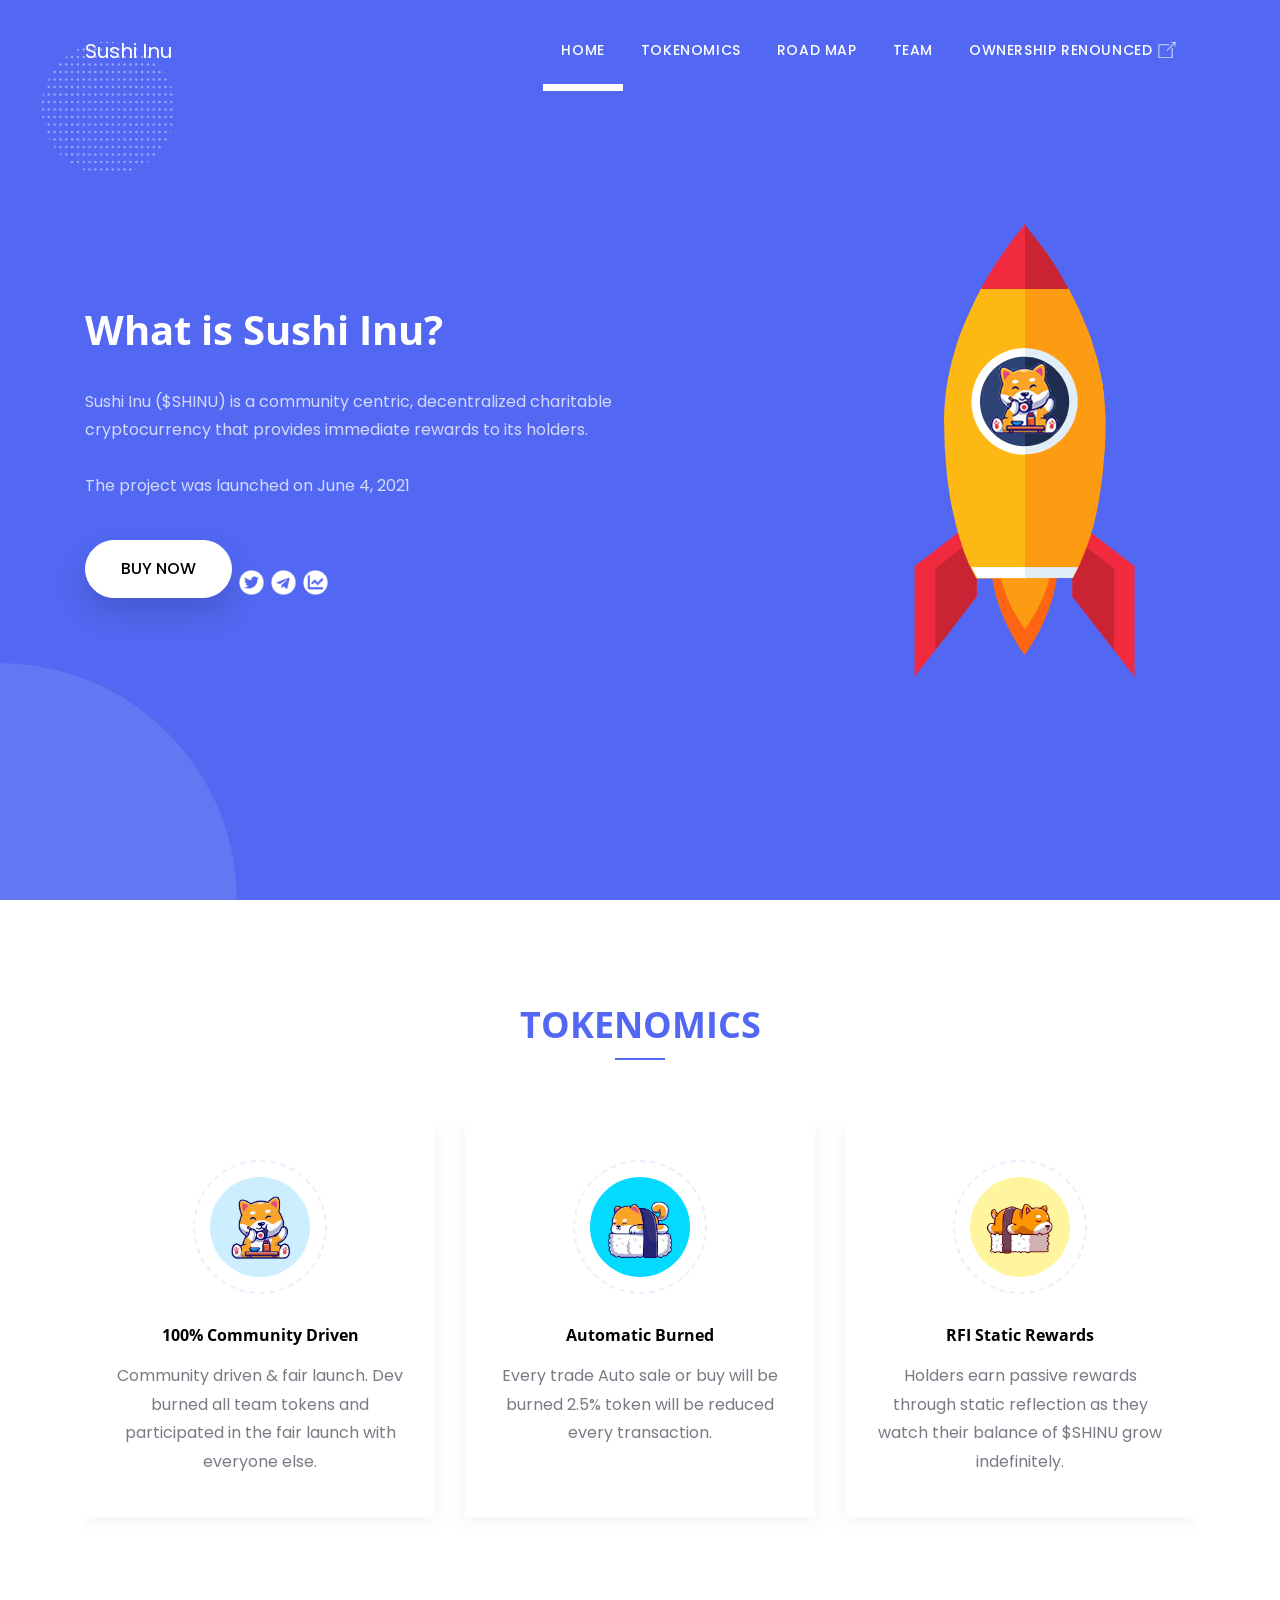
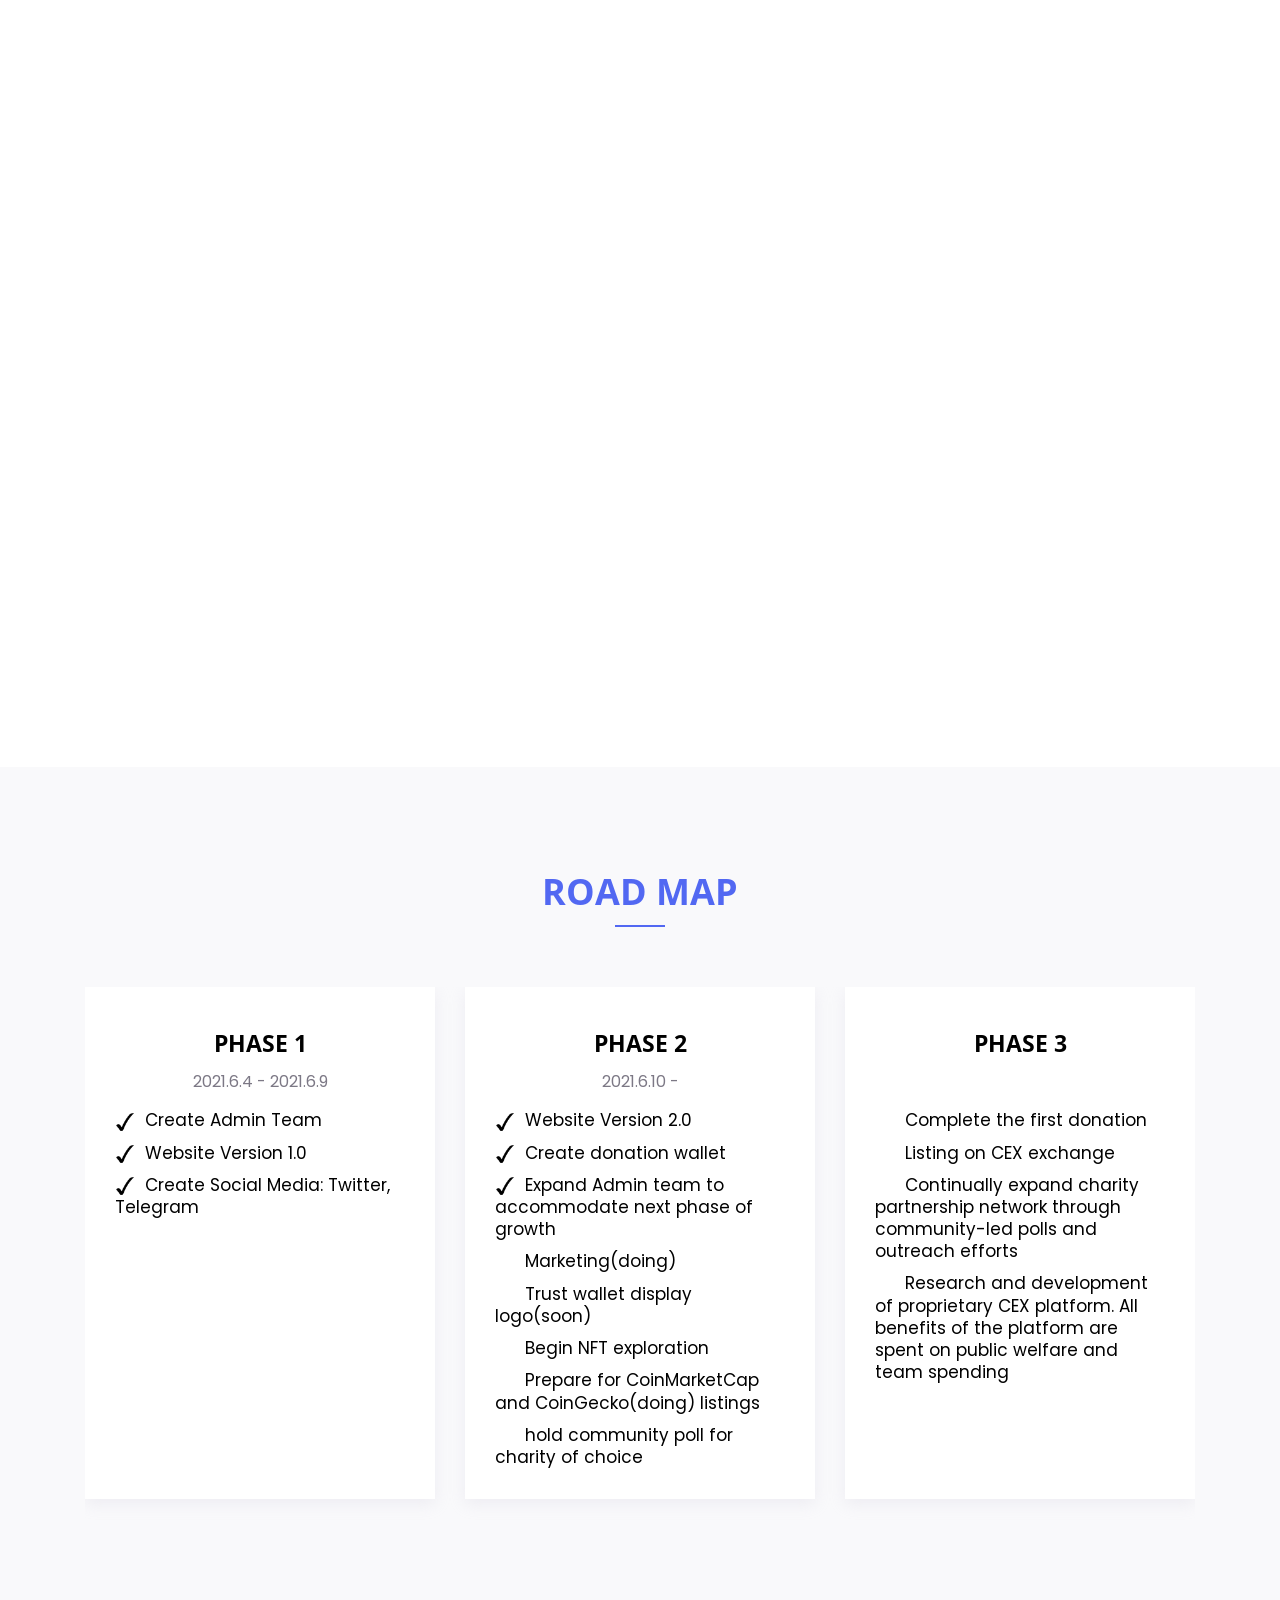
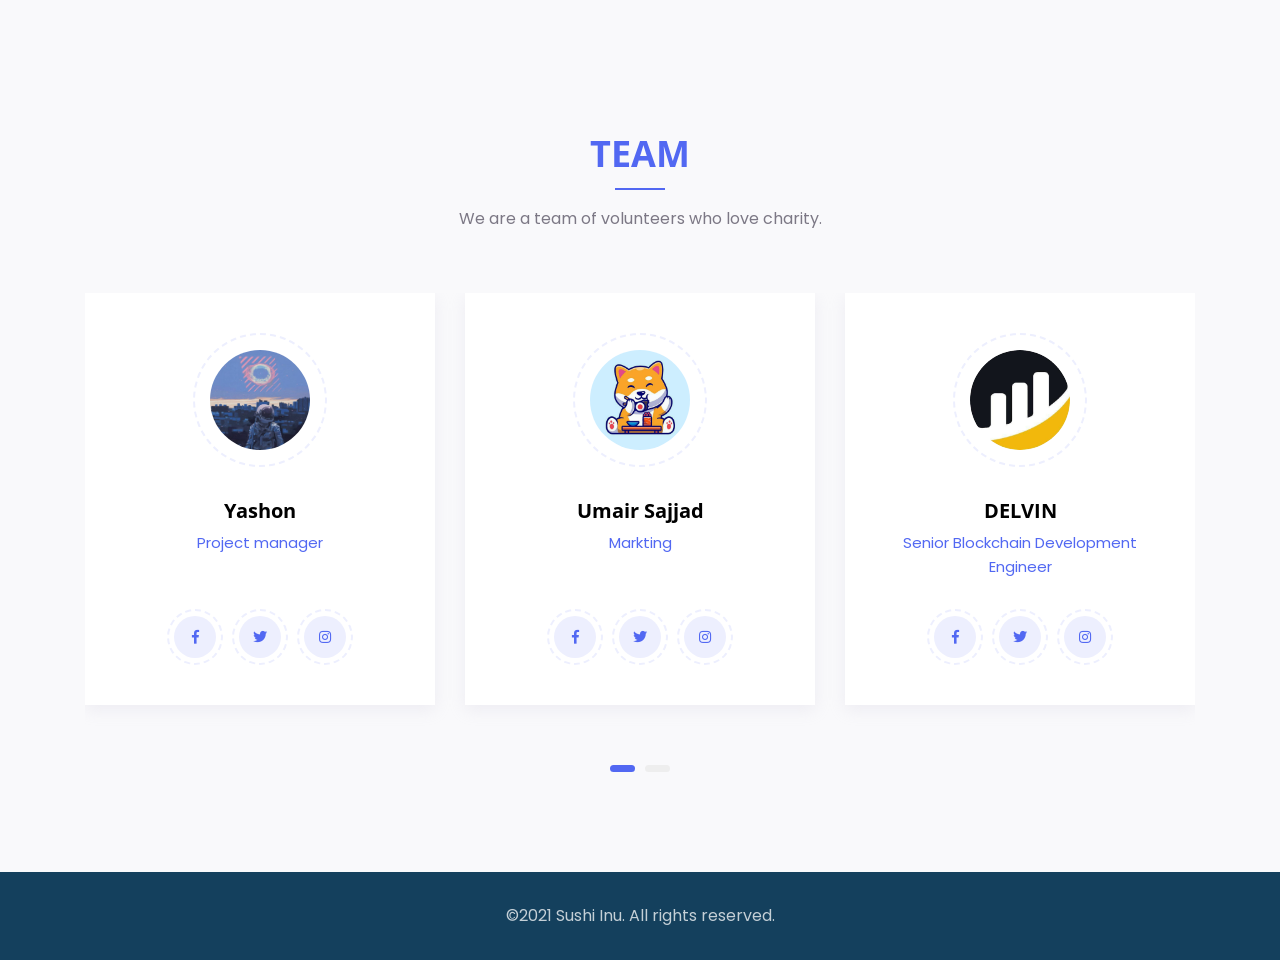
<file: index.html>
<!DOCTYPE html>
<html lang="en">
<head>
<meta charset="UTF-8">
<meta http-equiv="X-UA-Compatible" content="IE=edge">
<meta name="keywords"  content="sushi,SUSHI,sushi inu,SUSHI INU,shinu,SHINU" />
<meta name="description" content="Sushi Inu ($SHINU) is a community centric, decentralized charitable cryptocurrency that provides immediate rewards to its holders.">
<meta name="viewport" content="width=device-width, initial-scale=1.0">
<title>Sushi Inu Token</title>
<link rel="shortcut icon" href="static/ico/ico.ico" type="image/x-icon" />
<link rel="stylesheet" href="static/css/bootstrap.min.css">
<link rel="stylesheet" href="static/css/magnific.popup.min.css">
<link rel="stylesheet" href="static/css/animate.min.css">
<link rel="stylesheet" href="static/css/owl.carousel.min.css">
<link rel="stylesheet" href="static/css/owl.carousel.default.min.css">
<link rel="stylesheet" href="static/css/all.css">
<link rel="stylesheet" href="static/css/style.css">
<link href="static/css/701db1f888c54cf6a6ecabb4b2be4582.css" rel="stylesheet">
<link href="static/css/2b71023a6188432cbc541805188caf58.css" rel="stylesheet">
<style>
	html::-webkit-scrollbar {
		width: 4px;
		height: 4px;
		scrollbar-arrow-color:red;
	}
	html::-webkit-scrollbar-thumb {
		border-radius: 5px;
		-webkit-box-shadow: inset 0 0 5px rgba(0,0,0,0.2);
		background: rgba(0,0,0,0.2);
		scrollbar-arrow-color:red;
	}
	html::-webkit-scrollbar-track {
		-webkit-box-shadow: inset 0 0 5px rgba(0,0,0,0.2);
		border-radius: 0;
		background: rgba(0,0,0,0.1);
	}
</style>
</head>
<body data-spy="scroll" data-target="#fixedNavbar">

<div class="page-wrapper" id="wrapper">

	<header class="header fixed-top" id="header">
		<div id="nav-menu-wrap">
			<div class="container">
				<nav class="navbar navbar-expand-lg p-0">
					<div class="navbar-brand">
						<div class="img-fluid logo-transparent" style="cursor: default;">Sushi Inu</div>
						<div class="img-fluid logo-normal" style="color: #000000;cursor: default;">Sushi Inu</div>
						<!-- <img src="static/picture/logo_white.png" alt="Logo White" class="img-fluid logo-transparent">
						<img src="static/picture/logo_black.png" alt="Logo White" class="img-fluid logo-normal"> -->
					</div>
					<button class="navbar-toggler" type="button" data-toggle="collapse" data-target="#fixedNavbar" 
						aria-controls="fixedNavbar" aria-expanded="false" aria-label="Toggle navigation">
						<span class="togler-icon-inner">
							<span class="line-1"></span>
							<span class="line-2"></span>
							<span class="line-3"></span>
						</span>
					</button>
					<div class="collapse navbar-collapse main-menu justify-content-end" id="fixedNavbar">
						<ul class="navbar-nav">
							<li class="nav-item">
								<a class="nav-link active menu-link" href="#home">Home</a>
							</li>
							<li class="nav-item">
								<a class="nav-link menu-link" href="#tokenomics">TOKENOMICS</a>
							</li>
							<li class="nav-item">
								<a class="nav-link menu-link" href="#roadmap">ROAD MAP</a>
							</li>
							<li class="nav-item">
								<a class="nav-link menu-link" href="#team">TEAM</a>
							</li>
							<li class="nav-item">
								<a target="_blank" class="nav-link menu-link" href="https://bscscan.com/tx/0xd35a8b0798186f14906b965315993288604773f6e7c22329db4224f6ef9e9de0">
									OWNERSHIP RENOUNCED 
									<img class="logo-transparent" src="static/picture/jump-white.png" style="width:20px;height:20px;position:relative;top: -1px;"/>
									<img class="logo-normal" src="static/picture/jump-black.png" style="width:20px;height:20px;position:relative;top: -1px;"/>
								</a>
							</li>
						</ul>
					</div>
				</nav>
			</div>
		</div>
	</header>

	<main class="main-area">

		<section class="hero-banner" id="home" data-bg-image-path="img/bg/hero-pattern.svg">
			<div class="container">
				<div class="row align-items-center">
					<div class="col-lg-7 col-xl-6 col-md-10">
						<div class="hero-inner">
							<h1>What is Sushi Inu?</h1>
							<h2>
								Sushi Inu ($SHINU) is a community centric, decentralized charitable cryptocurrency that provides immediate rewards to its holders.<br/><br/>
								The project was launched on June 4, 2021
							</h2>
							<div class="btn-group">
								<!--<a href="#" title="Discovery Now" class="outline-btn">Discovery Now</a>-->
								<a target="_blank" style="float:left;" href="https://exchange.pancakeswap.finance/#/swap?outputCurrency=0x30a1eb0190dcd45a2daba16a6228c92c9463bbc4" title="BUY NOW" class="white-btn">BUY NOW</a>
								
								<div style="float:left; width: 100px;height: 25px;position: relative;top: 30px;left: 7px;">
									<a target="_blank" href="https://twitter.com/SushiInuCoin" style="margin-right: 7px;float: left;">
										<div style="width:25px;height: 25px;background: url(static/picture/twitter-logo.png) no-repeat;background-size: 100% 100%;"></div>
									</a>
									<a target="_blank" href="https://t.me/sushiinutoken" style="margin-right: 7px;float: left;">
										<div style="width:25px;height: 25px;background: url(static/picture/telegram-logo.png) no-repeat;background-size: 100% 100%;"></div>
									</a>
									<a target="_blank" href="https://poocoin.app/tokens/0x30a1eb0190dcd45a2daba16a6228c92c9463bbc4" style="float: left;">
										<div style="width:25px;height: 25px;background: url(static/picture/chart-logo.png) no-repeat;background-size: 100% 100%;"></div>
									</a>
								</div>
								
							</div>
							
						</div>
					</div>
					<div class="col-lg-5 col-xl-6 col-md-12 hero-img-resp">
						<div class="hero-img">
							<img src="static/picture/hero-phone-img.png" class="img-fluid">
						</div>
					</div>
				</div>
			</div>
		</section>

		<section class="section" id="tokenomics">
			<div class="container">
				<div class="row justify-content-center">
					<div class="col-lg-6">
						<div class="section-heading">
							<h2><span>TOKENOMICS</span></h2>
						</div>
					</div>
				</div>
				<div class="features-carousel owl-carousel owl-theme">
					<div class="item">
						<div class="features-item">
							<div class="icon">
								<img src="static/picture/logo1.jpg" style="width:100px;height:100px;border-radius: 100px;"/>
							</div>
							<div class="body">
								<h6>100% Community Driven</h6>
								<p>
									Community driven & fair launch. Dev burned all team tokens and participated in the fair launch with everyone else.
								</p>
							</div>
						</div>
					</div>
					<div class="item">
						<div class="features-item">
							<div class="icon">
								<img src="static/picture/logo2.jpg" style="width:100px;height:100px;border-radius: 100px;"/>
							</div>
							<div class="body">
								<h6>Automatic Burned</h6>
								<p>
									Every trade Auto sale or buy will be burned 2.5% token will be reduced every transaction.
									　　　　　　　　　　
								</p>
							</div>
						</div>
					</div>
					<div class="item">
						<div class="features-item">
							<div class="icon">
								<img src="static/picture/logo3.jpg" style="width:100px;height:100px;border-radius: 100px;"/>
							</div>
							<div class="body">
								<h6>RFI Static Rewards</h6>
								<p>
									Holders earn passive rewards through static reflection as they watch their balance of $SHINU grow indefinitely.
								</p>
							</div>
						</div>
					</div>
				</div>
			</div>
		</section>



		<div id="watch-video" >
			<div style="position: relative;width:100%;height:0;padding-bottom: 56.25%;">
				<iframe style="position: absolute;width:100%;height:100%;left:0;top:0;" src="https://www.youtube.com/embed/FlkZFo2kk8Q" frameborder="0"  allowfullscreen></iframe>
			</div>
		</div>

		<section class="section bg-light-grey" id="roadmap">
			<div class="container">
				<div class="row justify-content-center">
					<div class="col-lg-6">
						<div class="section-heading">
							<h2><span>ROAD MAP</span></h2>
						</div>
					</div>
				</div>
				<div class="testimonials-carousel owl-carousel owl-theme">
					
					
					
					<div class="item">
						<div class="testimonial-item">
							<h5>PHASE 1</h5>
							<div style="color:#7C7885;margin-top: 10px;font-size: 16px;font-family: 'Poppins', sans-serif;font-weight: 400;color: #7C7885;">
								2021.6.4 - 2021.6.9
							</div>
							<div style="width: 100%;height: 350px;margin-top: 15px;">
								<div style="font-size:17px;color:#000;text-align: left;margin-bottom: 10px;line-height: 22px;">
									<img src="static/picture/correct.png" style="width:20px;height:20px;margin-right: 5px;"/>
									Create Admin Team
								</div>
								
								<div style="font-size:17px;color:#000;text-align: left;margin-bottom: 10px;line-height: 22px;">
									<img src="static/picture/correct.png" style="width:20px;height:20px;margin-right: 5px;"/>
									Website Version 1.0
								</div>
								
								<div style="font-size:17px;color:#000;text-align: left;margin-bottom: 10px;line-height: 22px;">
									<img src="static/picture/correct.png" style="width:20px;height:20px;margin-right: 5px;"/>
									Create Social Media: Twitter, Telegram
								</div>
							</div>
						</div>
					</div>
					
					<div class="item">
						<div class="testimonial-item">
							<h5>PHASE 2</h5>
							<div style="color:#7C7885;margin-top: 10px;font-size: 16px;font-family: 'Poppins', sans-serif;font-weight: 400;color: #7C7885;">
								2021.6.10 -
							</div>
							<div style="width: 100%;height: 350px;margin-top: 15px;">
								<div style="font-size:17px;color:#000;text-align: left;margin-bottom: 10px;line-height: 22px;">
									<img src="static/picture/correct.png" style="width:20px;height:20px;margin-right: 5px;"/>
									Website Version 2.0
								</div>
								
								<div style="font-size:17px;color:#000;text-align: left;margin-bottom: 10px;line-height: 22px;">
									<img src="static/picture/correct.png" style="width:20px;height:20px;margin-right: 5px;"/>
									Create donation wallet
								</div>
								
								<div style="font-size:17px;color:#000;text-align: left;margin-bottom: 10px;line-height: 22px;">
									<img src="static/picture/correct.png" style="width:20px;height:20px;margin-right: 5px;"/>
									Expand Admin team to accommodate next phase of growth
								</div>
								
								<div style="font-size:17px;color:#000;text-align: left;margin-bottom: 10px;line-height: 22px;">
									<img src="static/picture/correct.png" style="opacity: 0;width:20px;height:20px;margin-right: 5px;"/>
									Marketing(doing)
								</div>
								
								<div style="font-size:17px;color:#000;text-align: left;margin-bottom: 10px;line-height: 22px;">
									<img src="static/picture/correct.png" style="opacity: 0;width:20px;height:20px;margin-right: 5px;"/>
									Trust wallet display logo(soon)
								</div>
								
								<div style="font-size:17px;color:#000;text-align: left;margin-bottom: 10px;line-height: 22px;">
									<img src="static/picture/correct.png" style="opacity: 0;width:20px;height:20px;margin-right: 5px;"/>
									Begin NFT exploration
								</div>
								
								<div style="font-size:17px;color:#000;text-align: left;margin-bottom: 10px;line-height: 22px;">
									<img src="static/picture/correct.png" style="opacity: 0;width:20px;height:20px;margin-right: 5px;"/>
									Prepare for CoinMarketCap and CoinGecko(doing) listings
								</div>
								
								<div style="font-size:17px;color:#000;text-align: left;margin-bottom: 10px;line-height: 22px;">
									<img src="static/picture/correct.png" style="opacity: 0;width:20px;height:20px;margin-right: 5px;"/>
									hold community poll for charity of choice
								</div>
							</div>
						</div>
					</div>

					<div class="item">
						<div class="testimonial-item">
							<h5>PHASE 3</h5>
							<div style="color:#7C7885;margin-top: 10px;font-size: 16px;font-family: 'Poppins', sans-serif;font-weight: 400;color: #7C7885;">
								　
							</div>
							<div style="width: 100%;height: 350px;margin-top: 15px;">
								<div style="font-size:17px;color:#000;text-align: left;margin-bottom: 10px;line-height: 22px;">
									<img src="static/picture/correct.png" style="opacity: 0;width:20px;height:20px;margin-right: 5px;"/>
									Complete the first donation
								</div>
								
								<div style="font-size:17px;color:#000;text-align: left;margin-bottom: 10px;line-height: 22px;">
									<img src="static/picture/correct.png" style="opacity: 0;width:20px;height:20px;margin-right: 5px;"/>
									Listing on CEX exchange
								</div>
								
								<div style="font-size:17px;color:#000;text-align: left;margin-bottom: 10px;line-height: 22px;">
									<img src="static/picture/correct.png" style="opacity: 0;width:20px;height:20px;margin-right: 5px;"/>
									Continually expand charity partnership network through community-led polls and outreach efforts
								</div>
								
								<div style="font-size:17px;color:#000;text-align: left;margin-bottom: 10px;line-height: 22px;">
									<img src="static/picture/correct.png" style="opacity: 0;width:20px;height:20px;margin-right: 5px;"/>
									Research and development of proprietary CEX platform. All benefits of the platform are spent on public welfare and team spending
								</div>
							</div>
						</div>
					</div>
					
				</div>
			</div>
		</section>



		<section class="section bg-light-grey" id="team">
			<div class="container">
				<div class="row justify-content-center">
					<div class="col-lg-6">
						<div class="section-heading">
							<h2><span>TEAM</span></h2>
							<h4>
								We are a team of volunteers who love charity.
							</h4>
						</div>
					</div>
				</div>
				<div class="our-team-carousel owl-carousel owl-theme">
					
					
					<div class="item">
						<div class="team-item">
							<div class="img">
								<img src="static/picture/Yashon-avatar.jpg" style="width:100px;height:100px;border-radius:100px;" alt="Team image" title="Team image">
							</div>
							<div class="body">
								<h6>
									Yashon
								</h6>
								<span>Project manager</span>
								<br/><br/>
							</div>
							<ul class="social">
								<li>
									<a href="#team">
										<i class="fab fa-facebook-f"></i>
									</a>
								</li>
								<li>
									<a target="_blank" href="https://twitter.com/zyxbpb">
										<i class="fab fa-twitter"></i>
									</a>
								</li>
								<li>
									<a href="#team">
										<i class="fab fa-instagram"></i>
									</a>
								</li>
							</ul>
						</div>
					</div>
					
					<div class="item">
						<div class="team-item">
							<div class="img">
								<img src="static/picture/Noel-avatar.jpg" style="width:100px;height:100px;border-radius:100px;" alt="Team image" title="Team image">
							</div>
							<div class="body">
								<h6>
									Umair Sajjad
								</h6>
								<span>Markting</span>
								<br/><br/>
							</div>
							<ul class="social">
								<li>
									<a href="#team">
										<i class="fab fa-facebook-f"></i>
									</a>
								</li>
								<li>
									<a href="#team">
										<i class="fab fa-twitter"></i>
									</a>
								</li>
								<li>
									<a href="#team">
										<i class="fab fa-instagram"></i>
									</a>
								</li>
							</ul>
						</div>
					</div>
					
					<div class="item">
						<div class="team-item">
							<div class="img">
								<img src="static/picture/DELVIN-avatar.jpg" style="width:100px;height:100px;border-radius:100px;" alt="Team image" title="Team image">
							</div>
							<div class="body">
								<h6>
									DELVIN
								</h6>
								<span>Senior Blockchain Development Engineer</span>
							</div>
							<ul class="social">
								<li>
									<a href="#team">
										<i class="fab fa-facebook-f"></i>
									</a>
								</li>
								<li>
									<a href="#team">
										<i class="fab fa-twitter"></i>
									</a>
								</li>
								<li>
									<a href="#team">
										<i class="fab fa-instagram"></i>
									</a>
								</li>
							</ul>
						</div>
					</div>
					
					<div class="item">
						<div class="team-item">
							<div class="img">
								<img src="static/picture/Noel-avatar.jpg" style="width:100px;height:100px;border-radius:100px;" alt="Team image" title="Team image">
							</div>
							<div class="body">
								<h6>
									Noel
								</h6>
								<span>Strong Backing</span>
								<br/><br/>
							</div>
							<ul class="social">
								<li>
									<a href="#team">
										<i class="fab fa-facebook-f"></i>
									</a>
								</li>
								<li>
									<a href="#team">
										<i class="fab fa-twitter"></i>
									</a>
								</li>
								<li>
									<a href="#team">
										<i class="fab fa-instagram"></i>
									</a>
								</li>
							</ul>
						</div>
					</div>
					
					<div class="item">
						<div class="team-item">
							<div class="img">
								<img src="static/picture/Hacker-avatar.jpg" style="width:100px;height:100px;border-radius:100px;" alt="Team image" title="Team image">
							</div>
							<div class="body">
								<h6>
									Other people
								</h6>
								<span>They are paying silently in the background.</span>
							</div>
							<ul class="social">
								<li>
									<a href="#team">
										<i class="fab fa-facebook-f"></i>
									</a>
								</li>
								<li>
									<a href="#team">
										<i class="fab fa-twitter"></i>
									</a>
								</li>
								<li>
									<a href="#team">
										<i class="fab fa-instagram"></i>
									</a>
								</li>
							</ul>
						</div>
					</div>
					
				</div>
			</div>
		</section>

		<footer class="footer">
			<div class="copyright">
				<div class="container">
					<p class="copyright-text" style="text-align: center;">©2021 Sushi Inu. All rights reserved.</p>
				</div>
			</div>
		</footer>

	</main>


	<a href="#wrapper" class="scroll-top-btn">
		<i class="fa fa-arrow-up"></i>
	</a>

	<div id="preloader-wrap">
		<div class="preloader-inner">
			<div class="gooey">
				<span class="dot"></span>
				<div class="dots">
					<span></span>
					<span></span>
					<span></span>
				</div>
			</div>
		</div>
	</div>

</div>

<script src="static/js/jquery.min.js"></script>
<script src="static/js/images.loaded.min.js"></script>
<script src="static/js/magnific.popup.min.js"></script>
<script src="static/js/popper.min.js"></script>
<script src="static/js/bootstrap.min.js"></script>
<script src="static/js/waypoint.min.js"></script>
<script src="static/js/counter.up.min.js"></script>
<script src="static/js/jquery.easing.min.js"></script>
<script src="static/js/owl.carousel.min.js"></script>
<script src="static/js/validate.min.js"></script>
<script src="static/js/main.js"></script>
</body>
</html>
</file>
<file: static/css/style.css>
/* -------------------------------------------------------------------
 * Theme Name            : HovyLee - App Landing Page
 * Author Name           : Yucel Yilmaz
 * Created Date          : 08 October 2020
 * Version               : 1.0
 * File                  : style.css
------------------------------------------------------------------- */
/* -------------------------------------------------------------------
   Base                               
   ------------------------ /
 * 01.Base
 * 02.Typography
 * 03.Helper Class
   ------------------------ /
   Components                               
   ------------------------ /
 * 04.Buttons  
 * 05.Animations 
 * 06.Form(Input, Comment)
 * 07.Pagination 
 * 08.Preloader
   ------------------------ /
   Layout                               
   ------------------------ /
 * 09.Header
 * 10.Hero
 * 11.Features
 * 12.About
 * 13.New Features
 * 14.Watch Video
 * 15.Testimonial
 * 16.Pricing
 * 17.Download App   
 * 18.Our Team
 * 19.FAQ
 * 20.Latest Blogs  
 * 21.Contact Us
 * 22.Footer
 * 23.Breadcrumb
 * 24.Sidebar 
   ------------------------ /
   Pages                               
   ------------------------ /
 * 25.Blog Single
 * 26.Home Intro  
  
------------------------------------------------------------------- */
/* ---------------------------------------------------------------- */
/* 01.Base                               
/* ---------------------------------------------------------------- */
body, html {
  font-size: 16px;
  font-family: "Poppins", sans-serif;
  font-weight: 400;
  color: #7C7885;
  margin: 0;
  padding: 0;
}

body {
  position: relative;
}

::-moz-selection {
  background: #292f36;
  color: #fff;
}

::selection {
  background: #292f36;
  color: #fff;
}

a:link, a:hover, a:active, a:visited {
  text-decoration: none;
}

ul, ol {
  list-style-type: none;
  padding: 0;
  margin: 0;
}

textarea, textarea:focus, input, input:focus, button, button:focus {
  outline: none;
  resize: inherit;
}

.owl-carousel .owl-item img {
  display: block;
  width: auto;
}

/* ---------------------------------------------------------------- */
/* 02.Typography                               
/* ---------------------------------------------------------------- */
h1, h2, h3, h4, h5, h6 {
  font-family: "Open Sans", sans-serif;
  font-weight: 700;
  color: #000;
  margin: 0;
  line-height: 1.4;
}

h1, .h1 {
  font-size: 40px;
}

h2, .h2 {
  font-size: 36px;
}

h3, .h3 {
  font-size: 2.9rem;
}

h4, .h4 {
  font-size: 2.5rem;
}

h5, .h5 {
  font-size: 1.467rem;
}

h6, .h6 {
  font-size: 16px;
}

p {
  line-height: 1.8;
  margin: 0;
}

/* ---------------------------------------------------------------- */
/* Responsive Media Query
 * Extra Small devices (portrait phones, less than 575px)
/* ---------------------------------------------------------------- */
@media only screen and (max-width: 575.98px) {
  h3, .h3 {
    font-size: 2.1rem;
  }
  h4, .h4 {
    font-size: 1.8rem;
  }
}

/* ---------------------------------------------------------------- */
/* 03.Helper Class                              
/* ---------------------------------------------------------------- */
.page-wrapper {
  position: relative;
  overflow: hidden;
}

.section {
  padding: 100px 0;
}

.section .section-heading {
  text-align: center;
  margin-bottom: 60px;
}

.section .section-heading h2 {
  margin-bottom: 15px;
  padding-bottom: 10px;
  text-align: center;
  display: block;
  position: relative;
}

.section .section-heading h2:after {
  content: "";
  width: 50px;
  height: 2px;
  bottom: 0;
  left: 50%;
  position: absolute;
  background: #5268F2;
  -webkit-transform: translateX(-50%);
          transform: translateX(-50%);
}

.section .section-heading h2 span {
  color: #5268F2;
}

.section .section-heading h4 {
  font-family: "Poppins", sans-serif;
  font-weight: 400;
  font-size: 16px;
  line-height: 28px;
  color: #7C7885;
}

.inner-header-title {
  margin-bottom: 25px !important;
  position: relative;
  padding-bottom: 20px;
  display: block;
}

.inner-header-title:after, .inner-header-title:before {
  content: "";
  bottom: 0;
  left: 0;
  height: 2px;
  position: absolute;
  border-radius: 5px;
}

.inner-header-title:after {
  width: 100%;
  background: rgba(0, 0, 0, 0.05);
}

.inner-header-title:before {
  width: 60px;
  z-index: 36;
  background: #5268F2;
}

.bg-grey {
  background: #f5f5f5;
}

.bg-light-grey {
  background: #F9F9FB;
}

.mb-30 {
  margin-bottom: 30px;
}

.pb-minus-70 {
  padding-bottom: 70px;
}

.bg-overlay {
  z-index: 1;
  padding: 100px 0;
  position: relative;
  background-attachment: fixed;
  background-position: center center;
  background-size: cover;
}

.bg-overlay:before {
  top: 0;
  left: 0;
  width: 100%;
  height: 100%;
  content: "";
  z-index: -1;
  position: absolute;
  opacity: 0.75;
  background: #5268F2;
}

.owl-carousel .owl-item img {
  width: auto;
  display: inline-block;
}

.owl-carousel.owl-theme .owl-nav.disabled + .owl-dots {
  margin-top: 30px;
  line-height: 0;
}

.owl-carousel.owl-theme .owl-dots .owl-dot.active span {
  background: #5268F2;
}

.owl-carousel.owl-theme .owl-dots .owl-dot span {
  border: none;
  width: 25px;
  height: 7px;
  margin: 0 5px;
  border-radius: 100px;
  -webkit-transition: all 0.5s ease;
  transition: all 0.5s ease;
  background: #eee;
}

/* ---------------------------------------------------------------- */
/* Responsive Media Query
 * Extra small devices (portrait phones, less than 576px)
/* ---------------------------------------------------------------- */
@media only screen and (max-width: 575.98px) {
  .section .section-heading h2 {
    font-size: 2rem;
  }
}

/* ---------------------------------------------------------------- */
/* 04.Buttons                                                     
/* ---------------------------------------------------------------- */
.white-btn {
  font-weight: 500;
  padding: 16px 35px;
  text-align: center;
  border-radius: 500px;
  display: inline-block;
  background: #fff;
  -webkit-transition: all 0.5s ease;
  transition: all 0.5s ease;
  text-transform: capitalize;
  color: #000 !important;
  border: 1px solid #fff;
  -webkit-box-shadow: 0 15px 30px 0 rgba(0, 0, 0, 0.15);
          box-shadow: 0 15px 30px 0 rgba(0, 0, 0, 0.15);
}

.white-btn:hover {
  background: transparent;
  color: #fff !important;
  -webkit-box-shadow: none;
          box-shadow: none;
  -webkit-animation: pulseWhite 1s 1 ease-in-out forwards;
          animation: pulseWhite 1s 1 ease-in-out forwards;
}

.primary-btn {
  font-weight: 500;
  padding: 16px 35px;
  text-align: center;
  border-radius: 500px;
  display: inline-block;
  background: #5268F2;
  -webkit-transition: all 0.5s ease;
  transition: all 0.5s ease;
  text-transform: capitalize;
  color: #fff !important;
  border: 1px solid #5268F2;
  -webkit-box-shadow: 0 15px 30px 0 rgba(82, 104, 242, 0.15);
          box-shadow: 0 15px 30px 0 rgba(82, 104, 242, 0.15);
}

.primary-btn:hover {
  color: #fff !important;
  -webkit-box-shadow: none;
          box-shadow: none;
  background: #233fee;
  -webkit-animation: pulsePrimary 1s 1 ease-in-out forwards;
          animation: pulsePrimary 1s 1 ease-in-out forwards;
}

.outline-btn {
  font-weight: 500;
  padding: 16px 35px;
  text-align: center;
  border-radius: 500px;
  display: inline-block;
  background: transparent;
  text-transform: capitalize;
  -webkit-transition: all 0.5s ease;
  transition: all 0.5s ease;
  border: 1px solid #fff;
  color: #fff !important;
}

.outline-btn:hover {
  background: #fff;
  color: #000 !important;
  -webkit-animation: pulseWhite 1s ease-in-out forwards;
          animation: pulseWhite 1s ease-in-out forwards;
}

.scroll-top-btn {
  bottom: 0;
  opacity: 0;
  right: 10px;
  width: 60px;
  height: 60px;
  z-index: 144;
  line-height: 60px;
  font-size: 16px;
  border-radius: 50%;
  text-align: center;
  position: fixed;
  visibility: hidden;
  color: #fff !important;
  background: #5268F2;
  -webkit-transition: all 0.5s ease;
  transition: all 0.5s ease;
}

.scroll-top-btn:hover {
  color: #fff !important;
  -webkit-animation: pulsePrimary 1s 1 ease-in-out;
          animation: pulsePrimary 1s 1 ease-in-out;
}

.scroll-top-btn.active {
  opacity: 1;
  bottom: 10px;
  visibility: visible;
}

/* ---------------------------------------------------------------- */
/* 05.Animations                                                     
/* ---------------------------------------------------------------- */
@-webkit-keyframes dot {
  50% {
    -webkit-transform: translateX(96px);
            transform: translateX(96px);
  }
}
@keyframes dot {
  50% {
    -webkit-transform: translateX(96px);
            transform: translateX(96px);
  }
}

@-webkit-keyframes dots {
  50% {
    -webkit-transform: translateX(-31px);
            transform: translateX(-31px);
  }
}

@keyframes dots {
  50% {
    -webkit-transform: translateX(-31px);
            transform: translateX(-31px);
  }
}

@-webkit-keyframes pulseWhite {
  0% {
    -webkit-box-shadow: 0 0 0 0 rgba(255, 255, 255, 0.4);
            box-shadow: 0 0 0 0 rgba(255, 255, 255, 0.4);
  }
  70% {
    -webkit-box-shadow: 0 0 0 20px rgba(255, 255, 255, 0);
            box-shadow: 0 0 0 20px rgba(255, 255, 255, 0);
  }
  100% {
    -webkit-box-shadow: 0 0 0 0 rgba(255, 255, 255, 0);
            box-shadow: 0 0 0 0 rgba(255, 255, 255, 0);
  }
}

@keyframes pulseWhite {
  0% {
    -webkit-box-shadow: 0 0 0 0 rgba(255, 255, 255, 0.4);
            box-shadow: 0 0 0 0 rgba(255, 255, 255, 0.4);
  }
  70% {
    -webkit-box-shadow: 0 0 0 20px rgba(255, 255, 255, 0);
            box-shadow: 0 0 0 20px rgba(255, 255, 255, 0);
  }
  100% {
    -webkit-box-shadow: 0 0 0 0 rgba(255, 255, 255, 0);
            box-shadow: 0 0 0 0 rgba(255, 255, 255, 0);
  }
}

@-webkit-keyframes pulsePrimary {
  0% {
    -webkit-box-shadow: 0 0 0 0 rgba(82, 104, 242, 0.4);
            box-shadow: 0 0 0 0 rgba(82, 104, 242, 0.4);
  }
  70% {
    -webkit-box-shadow: 0 0 0 20px rgba(82, 104, 242, 0);
            box-shadow: 0 0 0 20px rgba(82, 104, 242, 0);
  }
  100% {
    -webkit-box-shadow: 0 0 0 0 rgba(82, 104, 242, 0);
            box-shadow: 0 0 0 0 rgba(82, 104, 242, 0);
  }
}

@keyframes pulsePrimary {
  0% {
    -webkit-box-shadow: 0 0 0 0 rgba(82, 104, 242, 0.4);
            box-shadow: 0 0 0 0 rgba(82, 104, 242, 0.4);
  }
  70% {
    -webkit-box-shadow: 0 0 0 20px rgba(82, 104, 242, 0);
            box-shadow: 0 0 0 20px rgba(82, 104, 242, 0);
  }
  100% {
    -webkit-box-shadow: 0 0 0 0 rgba(82, 104, 242, 0);
            box-shadow: 0 0 0 0 rgba(82, 104, 242, 0);
  }
}

@-webkit-keyframes shadowIn {
  0% {
    -webkit-box-shadow: none;
            box-shadow: none;
  }
  100% {
    -webkit-box-shadow: 0 0 0 20px rgba(255, 255, 255, 0.2);
            box-shadow: 0 0 0 20px rgba(255, 255, 255, 0.2);
  }
}

@keyframes shadowIn {
  0% {
    -webkit-box-shadow: none;
            box-shadow: none;
  }
  100% {
    -webkit-box-shadow: 0 0 0 20px rgba(255, 255, 255, 0.2);
            box-shadow: 0 0 0 20px rgba(255, 255, 255, 0.2);
  }
}

@-webkit-keyframes iconPulse {
  0% {
    -webkit-transform: scale(0.5);
            transform: scale(0.5);
    opacity: 0;
  }
  50% {
    opacity: 1;
  }
  100% {
    opacity: 0;
    -webkit-transform: scale(1);
            transform: scale(1);
  }
}

@keyframes iconPulse {
  0% {
    -webkit-transform: scale(0.5);
            transform: scale(0.5);
    opacity: 0;
  }
  50% {
    opacity: 1;
  }
  100% {
    opacity: 0;
    -webkit-transform: scale(1);
            transform: scale(1);
  }
}

@-webkit-keyframes dash {
  0% {
    stroke-dashoffset: 1000;
  }
  100% {
    stroke-dashoffset: 0;
  }
}

@keyframes dash {
  0% {
    stroke-dashoffset: 1000;
  }
  100% {
    stroke-dashoffset: 0;
  }
}

@-webkit-keyframes dashCheck {
  0% {
    stroke-dashoffset: -100;
  }
  100% {
    stroke-dashoffset: 900;
  }
}

@keyframes dashCheck {
  0% {
    stroke-dashoffset: -100;
  }
  100% {
    stroke-dashoffset: 900;
  }
}

/* ---------------------------------------------------------------- */
/* 06.Form(Input, Comment)                             
/* ---------------------------------------------------------------- */
.custom-modal .modal-content {
  background: transparent;
}

.custom-modal .modal-content .modal-header {
  padding: 20px 30px;
  background: #5268F2;
  border-radius: 4px 4px 0 0;
}

.custom-modal .modal-content .modal-header .modal-title {
  color: #fff;
  font-size: 1.1rem;
  font-weight: 600;
}

.custom-modal .modal-content .modal-header button {
  opacity: 1;
}

.custom-modal .modal-content .modal-header button span {
  font-weight: 400;
  color: #fff;
}

.custom-modal .modal-content .modal-body {
  padding: 30px;
  background: #fff;
  border-radius: 0 0 4px 4px;
}

.custom-modal .modal-content .modal-body .popup-form-group {
  position: relative;
  overflow: hidden;
  margin-bottom: 20px;
}

.custom-modal .modal-content .modal-body .popup-form-group .popup-form-control {
  height: 60px;
  outline: none;
  width: 100%;
  border: 2px solid rgba(0, 0, 0, 0.07);
  border-radius: 4px;
  color: #000;
  background: #fff;
  padding: 0 20px 0 60px;
  -webkit-transition: all 0.25s ease;
  transition: all 0.25s ease;
}

.custom-modal .modal-content .modal-body .popup-form-group .popup-form-control:focus {
  outline: none;
  border-color: #5268F2;
}

.custom-modal .modal-content .modal-body .popup-form-group > span {
  top: 0;
  left: 0;
  width: 60px;
  height: 60px;
  display: -webkit-box;
  display: -ms-flexbox;
  display: flex;
  -webkit-box-align: center;
      -ms-flex-align: center;
          align-items: center;
  text-align: center;
  position: absolute;
  -webkit-box-pack: center;
      -ms-flex-pack: center;
          justify-content: center;
  color: #5268F2;
  font-size: 16px;
}

.custom-modal .modal-content .modal-body .popup-form-group textarea {
  height: auto !important;
  padding: 18px 20px 18px 60px !important;
}

#contactFormSuccessModal .modal-header, #contactFormDangerModal .modal-header {
  text-align: center;
  padding: 20px;
  border: 0;
}

#contactFormSuccessModal .modal-header h5, #contactFormSuccessModal .modal-header button, #contactFormDangerModal .modal-header h5, #contactFormDangerModal .modal-header button {
  color: #fff;
}

#contactFormSuccessModal .modal-header.danger, #contactFormDangerModal .modal-header.danger {
  background: #f27474;
  color: #fff;
}

#contactFormSuccessModal .modal-header.success, #contactFormDangerModal .modal-header.success {
  background: #4caf50;
  color: #fff;
}

#contactFormSuccessModal .modal-body, #contactFormDangerModal .modal-body {
  border-radius: 0;
}

#contactFormSuccessModal .modal-body .form-popup-inner, #contactFormDangerModal .modal-body .form-popup-inner {
  text-align: center;
}

#contactFormSuccessModal .modal-body .form-popup-inner .form-icon, #contactFormDangerModal .modal-body .form-popup-inner .form-icon {
  margin-bottom: 30px;
}

#contactFormSuccessModal .modal-body .form-popup-inner .form-icon svg, #contactFormDangerModal .modal-body .form-popup-inner .form-icon svg {
  width: 100px;
  height: 100px;
  border-radius: 50%;
}

#contactFormSuccessModal .modal-body .form-popup-inner .form-icon svg .path, #contactFormDangerModal .modal-body .form-popup-inner .form-icon svg .path {
  stroke-dasharray: 1000;
  stroke-dashoffset: 0;
}

#contactFormSuccessModal .modal-body .form-popup-inner .form-icon svg .path.circle, #contactFormDangerModal .modal-body .form-popup-inner .form-icon svg .path.circle {
  -webkit-animation: dash 0.9s ease-in-out;
          animation: dash 0.9s ease-in-out;
}

#contactFormSuccessModal .modal-body .form-popup-inner .form-icon svg .path.line, #contactFormDangerModal .modal-body .form-popup-inner .form-icon svg .path.line {
  stroke-dashoffset: 1000;
  -webkit-animation: dash 0.9s 0.35s ease-in-out forwards;
          animation: dash 0.9s 0.35s ease-in-out forwards;
}

#contactFormSuccessModal .modal-body .form-popup-inner .form-icon svg .path.check, #contactFormDangerModal .modal-body .form-popup-inner .form-icon svg .path.check {
  stroke-dashoffset: -100;
  -webkit-animation: dashCheck 0.9s 0.35s ease-in-out forwards;
          animation: dashCheck 0.9s 0.35s ease-in-out forwards;
}

#contactFormSuccessModal .modal-body .form-popup-inner .form-icon.danger svg, #contactFormDangerModal .modal-body .form-popup-inner .form-icon.danger svg {
  fill: #f27474;
  stroke: #f27474;
  background: rgba(242, 116, 116, 0.1);
}

#contactFormSuccessModal .modal-body .form-popup-inner .form-icon.success svg, #contactFormDangerModal .modal-body .form-popup-inner .form-icon.success svg {
  fill: #4caf50;
  stroke: #4caf50;
  background: rgba(76, 175, 80, 0.1);
}

#contactFormSuccessModal .modal-footer, #contactFormDangerModal .modal-footer {
  border-radius: 0;
  background: #fff;
  padding: 20px;
  -webkit-box-pack: center;
      -ms-flex-pack: center;
          justify-content: center;
}

#contactFormSuccessModal .modal-footer .popup-link, #contactFormDangerModal .modal-footer .popup-link {
  font-weight: 700;
  color: #000;
}

#contactFormSuccessModal .modal-footer .popup-link.success:hover, #contactFormDangerModal .modal-footer .popup-link.success:hover {
  color: #4caf50;
  text-decoration: underline;
}

#contactFormSuccessModal .modal-footer .popup-link.danger:hover, #contactFormDangerModal .modal-footer .popup-link.danger:hover {
  color: #f27474;
  text-decoration: underline;
}

body[style], header[style] {
  padding-right: 0 !important;
}

.modal-open {
  overflow: auto;
  padding-right: 0 !important;
}

.comment-item {
  margin-bottom: 30px;
  -webkit-transition: all 0.5s ease;
  transition: all 0.5s ease;
}

.comment-item:last-child {
  border-bottom: 0;
}

.comment-item p {
  margin-bottom: 15px !important;
}

.comment-item .comment-item-title {
  margin-bottom: 10px;
}

.comment-item img {
  margin-right: 20px;
  border-radius: 50%;
}

.comment-item .comment-meta {
  margin-bottom: 10px;
}

.comment-item .comment-meta span {
  display: inline-block;
  margin-right: 10px;
  color: #000;
  font-size: 14px;
  font-weight: 500;
}

.comment-item .comment-meta span i {
  margin-right: 10px;
  color: #5268F2;
}

.comment-item .reply-btn {
  display: inline-block;
  font-weight: 500;
  color: #000;
  -webkit-transition: all 0.25s ease;
  transition: all 0.25s ease;
}

.comment-item .reply-btn:hover {
  color: #5268F2;
}

.comment-item .reply-btn i {
  vertical-align: -1px;
  display: inline-block;
  color: #5268F2;
}

.comment-item.sub-comment-item {
  margin-left: 100px;
}

.leave-comment-wrapper .comment-form-group {
  margin-bottom: 20px;
  position: relative;
}

.leave-comment-wrapper .comment-form-group .form-control {
  outline: none;
  width: 100%;
  border: none;
  height: auto;
  color: #000;
  padding: 18px 20px 18px 50px;
  border-radius: 5px;
  display: block;
  margin-bottom: 20px;
  position: relative;
  -webkit-transition: all 0.5s ease;
  transition: all 0.5s ease;
  -webkit-box-shadow: 0 10px 30px 0 rgba(194, 188, 210, 0.2);
          box-shadow: 0 10px 30px 0 rgba(194, 188, 210, 0.2);
}

.leave-comment-wrapper .comment-form-group .form-control:focus {
  -webkit-box-shadow: 0 15px 30px rgba(194, 188, 210, 0.2);
          box-shadow: 0 15px 30px rgba(194, 188, 210, 0.2);
}

.leave-comment-wrapper .comment-form-group span {
  top: 0;
  left: 20px;
  line-height: 60px;
  color: #5268F2;
  position: absolute;
  pointer-events: none;
}

.leave-comment-wrapper button {
  border: none;
}

.custom-form-group {
  position: relative;
}

.custom-form-group .custom-form-control {
  width: 100%;
  display: block;
  border-radius: 5px;
  margin-bottom: 30px;
  padding: 18px 30px 18px 60px;
  border: none;
  -webkit-transition: all 0.25s ease;
  transition: all 0.25s ease;
  -webkit-box-shadow: 0 10px 20px 0 rgba(194, 188, 210, 0.2);
          box-shadow: 0 10px 20px 0 rgba(194, 188, 210, 0.2);
}

.custom-form-group .custom-form-control:focus {
  -webkit-box-shadow: 0 15px 30px 0 rgba(194, 188, 210, 0.2);
          box-shadow: 0 15px 30px 0 rgba(194, 188, 210, 0.2);
}

.custom-form-group > span {
  top: 0;
  left: 0;
  width: 60px;
  height: 60px;
  display: -webkit-box;
  display: -ms-flexbox;
  display: flex;
  -webkit-box-align: center;
      -ms-flex-align: center;
          align-items: center;
  text-align: center;
  position: absolute;
  -webkit-box-pack: center;
      -ms-flex-pack: center;
          justify-content: center;
  color: #5268F2;
  font-size: 16px;
}

.custom-form-group button {
  width: 100%;
  display: block !important;
  background: transparent;
}

.comment-block-mt {
  margin-top: 30px;
}

/* ---------------------------------------------------------------- */
/* Responsive Media Query
 * Extra Small devices (portrait phones, less than 576px)
/* ---------------------------------------------------------------- */
@media only screen and (max-width: 575.98px) {
  .comments-wrap .comments-item-wrap .comments-item {
    display: block;
  }
  .comments-wrap .comments-item-wrap .comments-item img {
    margin-right: 0;
    margin-bottom: 20px;
  }
  .comments-wrap .comments-item-wrap .comments-item.sub-comment {
    padding-left: 100px;
  }
}

/* ---------------------------------------------------------------- */
/* 07.Pagination                              
/* ---------------------------------------------------------------- */
.pagination-wrap {
  margin-top: 20px;
}

.pagination-wrap .pagination-link {
  width: 50px;
  height: 50px;
  color: #000;
  line-height: 50px;
  margin: 0 5px 0 0;
  border-radius: 50%;
  text-align: center;
  display: inline-block;
  background: #fff;
  -webkit-transition: all 0.5s ease;
  transition: all 0.5s ease;
  -webkit-box-shadow: 0 10px 20px 0 rgba(194, 188, 210, 0.2);
          box-shadow: 0 10px 20px 0 rgba(194, 188, 210, 0.2);
}

.pagination-wrap .pagination-link:hover, .pagination-wrap .pagination-link.active {
  background: #5268F2;
  color: #fff !important;
}

.pagination-wrap .pagination-link:last-child {
  margin-right: 0;
}

/* ---------------------------------------------------------------- */
/* 08.Preloader                            
/* ---------------------------------------------------------------- */
#preloader-wrap {
  top: 0;
  left: 0;
  width: 100%;
  height: 100%;
  z-index: 5555;
  display: -webkit-box;
  display: -ms-flexbox;
  display: flex;
  position: fixed;
  background: #fff;
  -webkit-box-pack: center;
      -ms-flex-pack: center;
          justify-content: center;
  -webkit-box-align: center;
      -ms-flex-align: center;
          align-items: center;
}

#preloader-wrap .gooey {
  top: 50%;
  left: 50%;
  width: 142px;
  height: 40px;
  position: absolute;
  -webkit-filter: contrast(20);
          filter: contrast(20);
  margin: -20px 0 0 -71px;
  background: #fff;
}

#preloader-wrap .gooey .dot {
  top: 12px;
  left: 15px;
  width: 16px;
  height: 16px;
  -webkit-filter: blur(4px);
          filter: blur(4px);
  border-radius: 50%;
  position: absolute;
  background: #000;
  -webkit-transform: translateX(0);
          transform: translateX(0);
  -webkit-animation: dot 2.8s infinite;
          animation: dot 2.8s infinite;
}

#preloader-wrap .gooey .dots {
  margin-top: 12px;
  margin-left: 31px;
  -webkit-transform: translateX(0);
          transform: translateX(0);
  -webkit-animation: dots 2.8s infinite;
          animation: dots 2.8s infinite;
}

#preloader-wrap .gooey .dots span {
  display: block;
  float: left;
  width: 16px;
  height: 16px;
  margin-left: 16px;
  -webkit-filter: blur(4px);
          filter: blur(4px);
  border-radius: 50%;
  background: #000;
}

/* ---------------------------------------------------------------- */
/* 09.Header                                                   
/* ---------------------------------------------------------------- */
.header {
  padding: 10px 0;
  -webkit-transition: all 400ms cubic-bezier(0.65, 0, 0.35, 1);
  transition: all 400ms cubic-bezier(0.65, 0, 0.35, 1);
}

.header .navbar-brand {
  padding: 0;
  color: #fff;
  margin-right: 0;
  text-transform: capitalize;
}

.header .navbar-brand img {
  display: none;
}

.header .navbar-brand img.logo-transparent {
  display: block;
}

.header .nav-item .nav-link {
  color: #fff;
  font-weight: 500;
  padding: 30px 18px !important;
  letter-spacing: 0.6px;
  display: block;
  position: relative;
  font-size: 14px;
  text-transform: uppercase;
}

.header .nav-item .nav-link:after {
  content: '';
  position: absolute;
  left: 0;
  bottom: 0;
  width: 100%;
  height: 7px;
  background: #fff;
}

.header .nav-item .nav-link.active {
  opacity: 1;
}

.header .nav-item .nav-link:not(.active):after {
  left: 0;
  bottom: 0;
  width: 100%;
  height: 7px;
  z-index: 7;
  content: '';
  position: absolute;
  -webkit-transform: scaleX(0);
          transform: scaleX(0);
  -webkit-transform-origin: 100% 0;
          transform-origin: 100% 0;
  background: #fff;
  -webkit-transition: -webkit-transform 0.4s ease;
  transition: -webkit-transform 0.4s ease;
  transition: transform 0.4s ease;
  transition: transform 0.4s ease, -webkit-transform 0.4s ease;
}

.header .nav-item .nav-link:not(.active):hover:after {
  -webkit-transform: scaleX(1);
          transform: scaleX(1);
  -webkit-transform-origin: 0 0;
          transform-origin: 0 0;
}

.header .nav-item:hover > a {
  color: #fff;
  opacity: 1;
}

.header .nav-item.dropdown:hover .nav-link:after {
  -webkit-transform: scaleX(1);
          transform: scaleX(1);
  -webkit-transform-origin: 0 0;
          transform-origin: 0 0;
}

.header .nav-item.dropdown .dropdown-menu {
  border: 0;
  padding: 0;
  margin: 0;
  border-radius: 0;
  background-color: #fff;
  -webkit-box-shadow: 0 3px 15px 0 rgba(194, 188, 210, 0.2);
          box-shadow: 0 3px 15px 0 rgba(194, 188, 210, 0.2);
}

.header .nav-item.dropdown .dropdown-menu .dropdown-item {
  width: 100%;
  color: #000;
  font-size: 14px;
  display: block;
  font-weight: 400;
  padding: 12px 20px;
  position: relative;
  text-transform: capitalize;
  text-decoration: none;
  border-bottom: 1px solid rgba(0, 0, 0, 0.05);
  -webkit-transition: all 0.25s ease;
  transition: all 0.25s ease;
}

.header .nav-item.dropdown .dropdown-menu .dropdown-item:hover {
  color: #fff;
  background: #5268F2;
  border-bottom-color: #5268F2;
}

.header .nav-item.dropdown .dropdown-menu .dropdown-item:last-child {
  border-bottom: 0;
}

.header .nav-item.dropdown .dropdown-toggle {
  padding-right: 25px !important;
}

.header .nav-item.dropdown .dropdown-toggle:after {
  display: inline-block;
  margin-left: 0;
  vertical-align: initial;
  content: "";
  border: none;
}

.header .nav-item.dropdown .dropdown-toggle:before {
  content: "\f078";
  top: 50%;
  right: 0;
  position: absolute;
  font-weight: 700;
  font-family: "Font Awesome 5 Free";
  font-size: 12px;
  -webkit-transition: all 0.25s ease;
  transition: all 0.25s ease;
  -webkit-transform: translateY(-50%);
          transform: translateY(-50%);
}

.header .nav-item.dropdown .dropdown-toggle[aria-expanded="true"]:before {
  top: 28px;
  -webkit-transform: rotate(180deg);
          transform: rotate(180deg);
}

.header .navbar-toggler {
  outline: none;
  border: none;
  border-radius: 0;
  padding: 0 10px 0 0;
}

.header .navbar-toggler .togler-icon-inner span {
  height: 3px;
  margin: 5px;
  width: 30px;
  display: block;
  background: #fff;
  -webkit-transition: all 0.3s ease;
  transition: all 0.3s ease;
}

.header .navbar-toggler .togler-icon-inner span:nth-child(2) {
  width: 20px !important;
  margin-left: auto;
}

.header .navbar-toggler .togler-icon-inner span:last-child {
  margin-bottom: 0;
}

.header .navbar-toggler[aria-expanded="true"] .togler-icon-inner span:nth-child(1) {
  -webkit-transform: rotate(-45deg) translate(-5px, 6px);
          transform: rotate(-45deg) translate(-5px, 6px);
}

.header .navbar-toggler[aria-expanded="true"] .togler-icon-inner span:nth-child(2) {
  opacity: 0;
}

.header .navbar-toggler[aria-expanded="true"] .togler-icon-inner span:nth-child(3) {
  -webkit-transform: rotate(45deg) translate(-5px, -6px);
          transform: rotate(45deg) translate(-5px, -6px);
}

/* Header Shrink */
.header-shrink {
  border-bottom: none;
  padding: 0;
  background: #fff;
  -webkit-box-shadow: 0 3px 15px 0 rgba(194, 188, 210, 0.2);
          box-shadow: 0 3px 15px 0 rgba(194, 188, 210, 0.2);
}

.header-shrink .nav-item:hover .nav-link {
  color: #5268F2;
}

.header-shrink .nav-item .default-nav-btn {
  border-color: #5268F2;
}

.header-shrink .nav-item .default-nav-btn span {
  z-index: 1;
  color: #5268F2;
}

.header-shrink .nav-item .default-nav-btn:hover {
  color: #fff;
}

.header-shrink .nav-item .default-nav-btn:hover span {
  color: #fff;
}

.header-shrink .nav-item .default-nav-btn:hover:after {
  -webkit-transform: scale(1);
          transform: scale(1);
  -webkit-transform-origin: 0 0;
          transform-origin: 0 0;
}

.header-shrink .nav-item .default-nav-btn:after {
  content: "";
  top: 0;
  left: 0;
  width: 100%;
  height: 100%;
  z-index: -4;
  -webkit-transform: scaleX(0);
          transform: scaleX(0);
  position: absolute;
  background: #5268F2;
  -webkit-transform-origin: 100% 0;
          transform-origin: 100% 0;
  -webkit-transition: -webkit-transform 400ms cubic-bezier(0.65, 0, 0.35, 1);
  transition: -webkit-transform 400ms cubic-bezier(0.65, 0, 0.35, 1);
  transition: transform 400ms cubic-bezier(0.65, 0, 0.35, 1);
  transition: transform 400ms cubic-bezier(0.65, 0, 0.35, 1), -webkit-transform 400ms cubic-bezier(0.65, 0, 0.35, 1);
}

.header-shrink .nav-item .nav-link {
  color: #000;
  opacity: 1;
}

.header-shrink .nav-item .nav-link.active, .header-shrink .nav-item .nav-link:hover {
  color: #5268F2;
}

.header-shrink .nav-item .nav-link:after {
  background: #5268F2;
}

.header-shrink .nav-item .nav-link:not(.active):after {
  background: #5268F2;
}

.header-shrink .navbar-toggler .togler-icon-inner span {
  background-color: #000;
}

.header-shrink .white-btn {
  color: #fff !important;
  background: #5268F2;
  border: 1px solid #5268F2;
  -webkit-box-shadow: 0 15px 30px 0 rgba(82, 104, 242, 0.15);
          box-shadow: 0 15px 30px 0 rgba(82, 104, 242, 0.15);
}

.header-shrink .white-btn:hover {
  color: #fff !important;
  -webkit-box-shadow: none;
          box-shadow: none;
  background: #233fee;
  -webkit-animation: pulsePrimary 1s 1 ease-in-out forwards;
          animation: pulsePrimary 1s 1 ease-in-out forwards;
}

/* ---------------------------------------------------------------- */
/* Responsive Media Query (992px)
/* ---------------------------------------------------------------- */
@media only screen and (max-width: 991.98px) {
  .header .container {
    max-width: 100%;
    padding: 0;
  }
  .header .navbar-brand {
    padding: 10px 0 10px 15px;
  }
  .header .main-menu {
    background: #fff;
  }
  .header .main-menu .navbar-nav {
    max-height: 400px;
    overflow: hidden;
    overflow-y: auto;
  }
  .header .main-menu .navbar-nav .nav-item:last-child .nav-link {
    border-bottom: 0;
  }
  .header .main-menu .navbar-nav .nav-link {
    color: #000;
    padding: 10px 15px !important;
    -webkit-transition: all 0.25s linear;
    transition: all 0.25s linear;
    opacity: 1;
    border-bottom: 1px solid #eee;
  }
  .header .main-menu .navbar-nav .nav-link:after {
    display: none;
  }
  .header .main-menu .navbar-nav .nav-link.active {
    background: #5268F2;
    color: #fff !important;
    border-color: #5268F2;
  }
  .header .main-menu .navbar-nav .nav-link:not(.active):hover {
    background: #5268F2;
    color: #fff !important;
    border-color: #5268F2;
  }
  .header .main-menu .nav-item .dropdown-menu {
    -webkit-box-shadow: none;
            box-shadow: none;
    background: #edeffe;
  }
  .header .main-menu .nav-item .dropdown-menu .dropdown-item:hover {
    background: #5268F2;
  }
  .header .dropdown-toggle:before {
    top: 22px !important;
    right: 20px !important;
  }
  .header .dropdown-toggle[aria-expanded="true"]:before {
    top: 11px !important;
    -webkit-transform: rotate(180deg) !important;
            transform: rotate(180deg) !important;
  }
  .header .search-btn-mobile {
    display: block;
    position: absolute;
    top: 32px;
    background: transparent;
    border: none;
    color: #fff;
    font-size: 16px;
    right: 60px;
  }
  .header.header-shrink .search-btn-mobile {
    color: #000;
  }
  .header .search-btn-resp {
    display: none;
  }
  .navbar-btn-resp {
    display: none !important;
  }
  /* Header Shrink */
  .header-shrink .nav-item:hover .nav-link {
    color: #5268F2;
  }
  .header-shrink .nav-item .nav-link {
    color: #000;
  }
  .header-shrink .nav-item .nav-link.active, .header-shrink .nav-item .nav-link:hover {
    color: #5268F2;
  }
  .header-shrink .nav-item .nav-link:after {
    background: #5268F2;
  }
  .header-shrink .nav-item .nav-link:not(.active):after {
    background: #5268F2;
  }
  .header-shrink .togler-icon-inner span {
    background-color: #000;
  }
}

/* ---------------------------------------------------------------- */
/* Responsive Media Query (992px)
/* ---------------------------------------------------------------- */
@media screen and (min-width: 991.98px) {
  .dropdown-menu {
    border: 0;
    top: 100%;
    left: 0;
    -webkit-transform-origin: top;
            transform-origin: top;
    -webkit-transform: rotateX(90deg);
            transform: rotateX(90deg);
    color: #000;
    z-index: 15;
    opacity: 0;
    visibility: hidden;
    display: initial;
    min-width: 230px;
    border-radius: 0;
    position: absolute;
  }
  .dropdown-menu.show {
    opacity: 1;
    top: 100%;
    visibility: visible;
    -webkit-transition: all 0.25s linear;
    transition: all 0.25s linear;
    -webkit-transform: rotateY(0deg);
            transform: rotateY(0deg);
  }
}

/* ---------------------------------------------------------------- */
/* 10.Hero                                              
/* ---------------------------------------------------------------- */
.hero-banner {
  position: relative;
  min-height: 100vh;
  display: -webkit-box;
  display: -ms-flexbox;
  display: flex;
  -webkit-box-pack: center;
      -ms-flex-pack: center;
          justify-content: center;
  -webkit-box-align: center;
      -ms-flex-align: center;
          align-items: center;
  background-size: cover;
  background-repeat: no-repeat;
  background-attachment: fixed;
}

.hero-banner .hero-inner h6 {
  padding-top: 10px;
  padding-bottom: 10px;
  font-size: 16px;
  font-weight: 500;
  display: inline-block;
}

.hero-banner .hero-inner h1 {
  margin-bottom: 30px;
  color: #fff;
}

.hero-banner .hero-inner h2 {
  font-size: 16px;
  font-weight: 300;
  line-height: 28px;
  font-family: "Poppins", sans-serif;
  color: #fff;
  margin-bottom: 40px;
  opacity: 0.75;
}

.hero-banner .hero-inner .btn-group .outline-btn {
  margin-right: 20px;
}

.hero-img {
  position: relative;
  text-align: right;
}

.hero-img img {
  text-align: right;
  display: inline-block;
}

#heroparticles {
  width: 100%;
  height: 100%;
  position: absolute;
  background-color: transparent;
  background-repeat: no-repeat;
  background-size: cover;
  background-position: 50% 50%;
}

#hero_video {
  -o-object-fit: scale-down;
     object-fit: scale-down;
  z-index: 35;
  width: 100%;
  display: -webkit-box;
  display: -ms-flexbox;
  display: flex;
  overflow: hidden;
  min-height: 100vh;
  position: relative;
  -webkit-box-align: center;
      -ms-flex-align: center;
          align-items: center;
  background-size: cover;
  background-repeat: no-repeat;
  background-position: center center;
}

#hero_video .hero-overlay {
  height: 100%;
  width: 100%;
  position: absolute;
  top: 0;
  left: 0;
  opacity: 0.5;
  background: #000;
}

#hero_video .video-content {
  z-index: 27;
  position: relative;
}

/* ---------------------------------------------------------------- */
/* Responsive Media Query (992px)
/* ---------------------------------------------------------------- */
@media only screen and (max-width: 991.98px) {
  .hero-img-resp {
    display: none;
  }
}

/* ---------------------------------------------------------------- */
/* Responsive Media Query (576px)
/* ---------------------------------------------------------------- */
@media only screen and (max-width: 575.98px) {
  .hero-banner {
    padding-top: 160px;
    padding-bottom: 160px;
  }
  .hero-banner .hero-inner h1 {
    font-size: 2rem;
  }
}

/* ---------------------------------------------------------------- */
/* Responsive Media Query (450px)
/* ---------------------------------------------------------------- */
@media only screen and (max-width: 449.98px) {
  .hero-banner .btn-group {
    display: block;
  }
  .hero-banner .btn-group .outline-btn {
    margin-right: 0;
    margin-bottom: 15px;
  }
}

/* ---------------------------------------------------------------- */
/* 11.Features                                            
/* ---------------------------------------------------------------- */
.features-item {
  padding: 40px 30px;
  text-align: center;
  position: relative;
  overflow: hidden;
  z-index: 1;
  margin-bottom: 30px;
  background: #fff;
  -webkit-transition: all 0.25s ease-in-out;
  transition: all 0.25s ease-in-out;
  -webkit-box-shadow: 0 5px 15px 0 rgba(194, 188, 210, 0.2);
          box-shadow: 0 5px 15px 0 rgba(194, 188, 210, 0.2);
}

.features-item .icon {
  display: inline-block;
  margin-bottom: 30px;
  border-radius: 50%;
  padding: 15px;
  -webkit-transition: all 0.5s ease-in-out;
  transition: all 0.5s ease-in-out;
  border: 2px dashed #edeffe;
}

.features-item .icon span {
  width: 100px;
  height: 100px;
  font-size: 40px;
  line-height: 100px;
  border-radius: 50%;
  text-align: center;
  color: #5268F2;
  -webkit-transition: all 0.5s ease-in-out;
  transition: all 0.5s ease-in-out;
  background: #edeffe;
}

.features-item .body h6 {
  margin-bottom: 15px;
}

.features-item:hover {
  -webkit-box-shadow: 0 15px 30px 0 rgba(194, 188, 210, 0.2);
          box-shadow: 0 15px 30px 0 rgba(194, 188, 210, 0.2);
}

.features-item:hover .icon {
  border-color: #5268F2;
}

.features-item:hover .icon span {
  color: #fff;
  background: #5268F2;
  -webkit-animation: pulsePrimary 1s 1 ease-in-out forwards;
          animation: pulsePrimary 1s 1 ease-in-out forwards;
  -webkit-transform: rotateY(360deg);
          transform: rotateY(360deg);
}

/* ---------------------------------------------------------------- */
/* 12.About                                           
/* ---------------------------------------------------------------- */
.about-inner > h6 {
  color: #5268F2;
  margin-bottom: 10px;
}

.about-inner h2 {
  line-height: 46px;
  margin-bottom: 20px;
}

.about-inner p {
  margin-bottom: 40px;
}

.about-box-wrap {
  margin-bottom: 10px;
}

.about-box-wrap .about-box {
  padding: 30px;
  border-radius: 10px;
  margin-bottom: 30px;
  background: #fff;
  border-left: 10px solid #5268F2;
  -webkit-transition: all 0.25s ease-in-out;
  transition: all 0.25s ease-in-out;
  -webkit-box-shadow: 0 5px 15px 0 rgba(194, 188, 210, 0.2);
          box-shadow: 0 5px 15px 0 rgba(194, 188, 210, 0.2);
}

.about-box-wrap .about-box h6 {
  margin-bottom: 10px;
}

.about-box-wrap .about-box h5 {
  font-size: 46px;
  color: #5268F2;
}

.about-img {
  text-align: right;
}

/* ---------------------------------------------------------------- */
/* Responsive Media Query (992px)
/* ---------------------------------------------------------------- */
@media only screen and (max-width: 991.98px) {
  .about-img {
    margin-top: 30px;
    text-align: left;
  }
}

/* ---------------------------------------------------------------- */
/* 13.New Features                                     
/* ---------------------------------------------------------------- */
.new-features-inner {
  padding-top: 100px;
  padding-bottom: 100px;
}

.new-features-inner .inner-text h6 {
  color: #5268F2;
  margin-bottom: 10px;
}

.new-features-inner .inner-text h2 {
  line-height: 46px;
  margin-bottom: 20px;
}

.new-features-inner .inner-text p {
  margin-bottom: 40px;
}

.new-features-inner .new-features-list {
  margin-bottom: 40px;
}

.new-features-inner .new-features-list li {
  display: -webkit-box;
  display: -ms-flexbox;
  display: flex;
  -webkit-box-align: start;
      -ms-flex-align: start;
          align-items: flex-start;
  margin-bottom: 30px;
}

.new-features-inner .new-features-list li h5 {
  font-size: 80px;
  margin-right: 30px;
  font-weight: bold;
  color: transparent;
  -webkit-text-stroke: 2px #5268F2;
}

.new-features-inner .new-features-list li .text h6 {
  font-size: 20px;
  margin-bottom: 15px;
}

#new-features {
  position: relative;
}

#new-features .new-features-img {
  position: absolute;
  top: 0;
  left: 0;
  width: calc(50% - 85px);
  height: 100%;
}

#new-features .new-features-img img {
  width: 100%;
  height: 100%;
}

/* ---------------------------------------------------------------- */
/* Responsive Media Query (992px)
/* ---------------------------------------------------------------- */
@media only screen and (max-width: 991.98px) {
  #new-features .new-features-img {
    display: none;
  }
}

/* ---------------------------------------------------------------- */
/* Responsive Media Query (576px)
/* ---------------------------------------------------------------- */
@media only screen and (max-width: 575.98px) {
  .new-features-inner .new-features-list li {
    display: block;
  }
  .new-features-inner .new-features-list li h5 {
    margin-right: 0;
    margin-bottom: 20px;
  }
  .new-features-inner .new-features-list li .text h6 {
    font-size: 20px;
    margin-bottom: 15px;
  }
}

/* ---------------------------------------------------------------- */
/* 14.Watch Video                                   
/* ---------------------------------------------------------------- */
#watch-video {
  z-index: 1;
  position: relative;
  background-position: center center;
  background-size: cover;
}

#watch-video:before {
  top: 0;
  left: 0;
  width: 100%;
  height: 100%;
  content: "";
  z-index: -1;
  position: absolute;
  opacity: 0.75;
  background: #FFFFFF;
}

.watch-video-inner {
  display: inline-block;
}

.watch-video-inner .watch-video-btn {
  position: relative;
  font-size: 35px;
  width: 150px;
  height: 150px;
  line-height: 150px;
  color: #fff;
  border-radius: 50%;
  display: inline-block;
  -webkit-transition: all 1s ease;
  transition: all 1s ease;
  background: transparent;
}

.watch-video-inner .watch-video-btn:after, .watch-video-inner .watch-video-btn:before {
  content: "";
  display: block;
  position: absolute;
  border-radius: 50%;
  border: 1px solid #fff;
  left: -20px;
  right: -20px;
  top: -20px;
  bottom: -20px;
  opacity: 0;
  z-index: -1;
  pointer-events: none;
  -webkit-animation: iconPulse 1s linear infinite;
          animation: iconPulse 1s linear infinite;
}

.watch-video-inner .watch-video-btn:after {
  -webkit-animation-delay: 0.5s;
          animation-delay: 0.5s;
}

.watch-video-inner .watch-video-btn:hover {
  background: rgba(255, 255, 255, 0.1);
}

.watch-video-inner .watch-video-btn:hover:after, .watch-video-inner .watch-video-btn:hover:before {
  -webkit-animation: none;
          animation: none;
}

/* ---------------------------------------------------------------- */
/* 15.Testimonial                                  
/* ---------------------------------------------------------------- */
.testimonial-item {
  padding: 40px 30px;
  text-align: center;
  position: relative;
  margin-bottom: 30px;
  background: #fff;
  -webkit-transition: all 0.25s ease-in-out;
  transition: all 0.25s ease-in-out;
  -webkit-box-shadow: 0 5px 15px 0 rgba(194, 188, 210, 0.2);
          box-shadow: 0 5px 15px 0 rgba(194, 188, 210, 0.2);
}

.testimonial-item .img {
  display: inline-block;
  margin-bottom: 30px;
  border-radius: 50%;
  padding: 15px;
  -webkit-transition: all 0.5s ease-in-out;
  transition: all 0.5s ease-in-out;
  border: 2px dashed #edeffe;
}

.testimonial-item .img img {
  -webkit-transition: all 0.5s ease-in-out;
  transition: all 0.5s ease-in-out;
  border-radius: 50%;
}

.testimonial-item .body h6 {
  margin-bottom: 6px;
  font-size: 20px;
}

.testimonial-item .body span {
  color: #5268F2;
  font-size: 15px;
}

.testimonial-item .body .rating {
  margin-top: 10px;
  margin-bottom: 30px;
}

.testimonial-item .body .rating i {
  margin-right: 3px;
  color: #f0932b;
  font-size: 14px;
}

.testimonial-item .body .rating i:last-child {
  margin-right: 0;
}

.testimonial-item:hover {
  -webkit-box-shadow: 0 15px 30px 0 rgba(194, 188, 210, 0.2);
          box-shadow: 0 15px 30px 0 rgba(194, 188, 210, 0.2);
}

.testimonial-item:hover .img {
  border-color: #5268F2;
}

.testimonial-item:hover .img img {
  -webkit-transform: rotateY(360deg);
          transform: rotateY(360deg);
}

/* ---------------------------------------------------------------- */
/* 16.Pricing                          
/* ---------------------------------------------------------------- */
.price-table {
  padding: 40px 30px;
  text-align: center;
  margin-bottom: 30px;
  background: #fff;
  -webkit-transition: all 0.25s ease-in-out;
  transition: all 0.25s ease-in-out;
  -webkit-box-shadow: 0 5px 15px 0 rgba(194, 188, 210, 0.2);
          box-shadow: 0 5px 15px 0 rgba(194, 188, 210, 0.2);
}

.price-table:hover {
  -webkit-box-shadow: 0 15px 30px 0 rgba(194, 188, 210, 0.2);
          box-shadow: 0 15px 30px 0 rgba(194, 188, 210, 0.2);
}

.price-table:hover .icon {
  border-color: #5268F2;
}

.price-table:hover .icon span {
  color: #fff;
  background: #5268F2;
  -webkit-animation: pulsePrimary 1s 1 ease-in-out forwards;
          animation: pulsePrimary 1s 1 ease-in-out forwards;
  -webkit-transform: rotateY(360deg);
          transform: rotateY(360deg);
}

.price-table .icon {
  padding: 15px;
  margin-bottom: 30px;
  border-radius: 50%;
  display: inline-block;
  -webkit-transition: all 0.25s ease-in-out;
  transition: all 0.25s ease-in-out;
  border: 2px dashed #edeffe;
}

.price-table .icon span {
  width: 100px;
  height: 100px;
  font-size: 40px;
  line-height: 100px;
  border-radius: 50%;
  text-align: center;
  color: #5268F2;
  -webkit-transition: all 0.5s ease;
  transition: all 0.5s ease;
  background: #edeffe;
}

.price-table .text h2 {
  font-size: 50px;
  margin-bottom: 10px;
}

.price-table .text h6 {
  margin-bottom: 5px;
  font-size: 18px;
}

.price-table .text span {
  color: #5268F2;
}

.price-table .list {
  margin: 30px auto;
}

.price-table .list li {
  margin-bottom: 10px;
}

.price-table .list li i {
  color: #5268F2;
  margin-right: 10px;
}

/* ---------------------------------------------------------------- */
/* 17.Download App                    
/* ---------------------------------------------------------------- */
#download-app {
  z-index: 1;
  padding: 100px 0;
  position: relative;
  background-position: center center;
  background-size: cover;
}

#download-app:before {
  top: 0;
  left: 0;
  width: 100%;
  height: 100%;
  content: "";
  z-index: -1;
  position: absolute;
  opacity: 0.75;
  background: #5268F2;
}

.download-app-inner .text {
  margin-bottom: 60px;
}

.download-app-inner .text h2 {
  color: #fff;
  margin-bottom: 15px;
}

.download-app-inner .text p {
  opacity: 0.75;
  color: #fff;
}

.download-app-inner .btn-group .outline-btn {
  margin-right: 30px;
}

/* ---------------------------------------------------------------- */
/* Responsive Media Query (450px)
/* ---------------------------------------------------------------- */
@media only screen and (max-width: 450px) {
  .download-app-inner .btn-group {
    display: block;
    text-align: center;
  }
  .download-app-inner .btn-group a {
    display: inline-block;
    min-width: 170px;
  }
  .download-app-inner .btn-group .outline-btn {
    margin-right: 0;
    margin-bottom: 15px;
  }
}

/* ---------------------------------------------------------------- */
/* 18.Our Team                  
/* ---------------------------------------------------------------- */
.team-item {
  padding: 40px 30px;
  text-align: center;
  position: relative;
  margin-bottom: 30px;
  background: #fff;
  -webkit-transition: all 0.25s ease-in-out;
  transition: all 0.25s ease-in-out;
  -webkit-box-shadow: 0 5px 15px 0 rgba(194, 188, 210, 0.2);
          box-shadow: 0 5px 15px 0 rgba(194, 188, 210, 0.2);
}

.team-item .img {
  display: inline-block;
  margin-bottom: 30px;
  border-radius: 50%;
  padding: 15px;
  -webkit-transition: all 0.5s ease-in-out;
  transition: all 0.5s ease-in-out;
  border: 2px dashed #edeffe;
}

.team-item .img img {
  -webkit-transition: all 0.5s ease-in-out;
  transition: all 0.5s ease-in-out;
  border-radius: 50%;
}

.team-item .body h6 {
  margin-bottom: 6px;
  font-size: 20px;
}

.team-item .body span {
  color: #5268F2;
  font-size: 15px;
}

.team-item .social {
  margin-top: 30px;
}

.team-item .social li {
  padding: 5px;
  border-radius: 50%;
  margin-right: 5px;
  display: inline-block;
  -webkit-transition: all 0.5s ease-in-out;
  transition: all 0.5s ease-in-out;
  border: 2px dashed #edeffe;
}

.team-item .social li a {
  width: 42px;
  height: 42px;
  display: -webkit-box;
  display: -ms-flexbox;
  display: flex;
  font-size: 14px;
  border-radius: 50%;
  text-align: center;
  -webkit-box-align: center;
      -ms-flex-align: center;
          align-items: center;
  -webkit-box-pack: center;
      -ms-flex-pack: center;
          justify-content: center;
  color: #5268F2;
  -webkit-transition: all 0.5s ease-in-out;
  transition: all 0.5s ease-in-out;
  background: #edeffe;
}

.team-item .social li:hover {
  border-color: #5268F2;
}

.team-item .social li:hover a {
  color: #fff;
  background: #5268F2;
  -webkit-animation: pulsePrimary 1s 1 ease-in-out forwards;
          animation: pulsePrimary 1s 1 ease-in-out forwards;
  -webkit-transform: rotateY(360deg);
          transform: rotateY(360deg);
}

.team-item .social li:last-child {
  margin-right: 0;
}

.team-item:hover {
  -webkit-box-shadow: 0 15px 30px 0 rgba(194, 188, 210, 0.2);
          box-shadow: 0 15px 30px 0 rgba(194, 188, 210, 0.2);
}

.team-item:hover .img {
  border-color: #5268F2;
}

.team-item:hover .img img {
  -webkit-transform: rotateY(360deg);
          transform: rotateY(360deg);
}

/* ---------------------------------------------------------------- */
/* 19.FAQ                 
/* ---------------------------------------------------------------- */
.accordion-item {
  margin-bottom: 30px;
  background: #fff;
  -webkit-transition: all 0.25s ease-in-out;
  transition: all 0.25s ease-in-out;
  -webkit-box-shadow: 0 5px 15px 0 rgba(194, 188, 210, 0.2);
          box-shadow: 0 5px 15px 0 rgba(194, 188, 210, 0.2);
}

.accordion-item:last-child {
  margin-bottom: 0;
}

.accordion-item .accordion-item-header a {
  color: #000;
  padding: 30px 60px 30px 30px;
  display: block;
  position: relative;
  font-family: "Open Sans", sans-serif;
  font-weight: 700;
}

.accordion-item .accordion-item-header a i {
  margin-right: 15px;
  color: #000;
}

.accordion-item .accordion-item-header a:after {
  content: "\f067";
  position: absolute;
  top: 30px;
  right: 30px;
  color: #5268F2;
  font-family: "Font Awesome 5 Free";
  font-size: 1rem;
  font-weight: 700;
}

.accordion-item .accordion-item-header a[aria-expanded="true"]:after {
  content: "\f068";
}

.accordion-item .accordion-body {
  padding: 30px;
  background: #fff;
  border: none;
  border-top: 1px solid rgba(0, 0, 0, 0.03);
}

/* ---------------------------------------------------------------- */
/* Responsive Media Query (992px)
/* ---------------------------------------------------------------- */
@media only screen and (max-width: 992px) {
  .accordion-resp-mt {
    margin-top: 30px;
  }
}

/* ---------------------------------------------------------------- */
/* 20.Latest Blogs                 
/* ---------------------------------------------------------------- */
.blog-item {
  margin-bottom: 30px;
  position: relative;
  background: #fff;
  -webkit-transition: all 0.5s ease;
  transition: all 0.5s ease;
  -webkit-box-shadow: 0 10px 30px rgba(194, 188, 210, 0.2);
          box-shadow: 0 10px 30px rgba(194, 188, 210, 0.2);
}

.blog-item .img {
  overflow: hidden;
  position: relative;
  border-radius: 10px 10px 0 0;
}

.blog-item .img img {
  border-radius: 10px 10px 0 0;
  -webkit-transition: all 0.5s ease;
  transition: all 0.5s ease;
}

.blog-item .img:hover img {
  -webkit-transform: scale(1.03);
          transform: scale(1.03);
}

.blog-item .body {
  padding: 30px;
}

.blog-item .body h2 {
  margin-bottom: 10px;
  font-size: 20px;
}

.blog-item .body h2 a {
  color: #292f36;
  -webkit-transition: all 0.5s ease;
  transition: all 0.5s ease;
}

.blog-item .body h2 a:hover {
  color: #5268F2;
}

.blog-item .body .meta {
  margin-bottom: 10px;
}

.blog-item .body .meta a {
  margin-right: 10px;
  color: #000;
  display: inline-block;
  -webkit-transition: all 0.5s ease;
  transition: all 0.5s ease;
}

.blog-item .body .meta a:hover {
  color: #5268F2;
}

.blog-item .body .meta a span {
  font-size: 14px;
}

.blog-item .body .meta a i {
  font-size: 14px;
  margin-right: 5px;
  color: #5268F2;
  display: inline-block;
}

.blog-item .body p {
  margin-bottom: 15px;
}

.blog-item .body .blog-button {
  font-size: 14px;
  font-weight: 500;
  padding: 6px 15px;
  text-align: center;
  border-radius: 500px;
  display: inline-block;
  background: #5268F2;
  -webkit-transition: all 0.5s ease;
  transition: all 0.5s ease;
  text-transform: capitalize;
  color: #fff !important;
  border: 1px solid #5268F2;
  -webkit-box-shadow: 0 15px 30px 0 rgba(82, 104, 242, 0.15);
          box-shadow: 0 15px 30px 0 rgba(82, 104, 242, 0.15);
}

.blog-item .body .blog-button:hover {
  color: #fff !important;
  -webkit-box-shadow: none;
          box-shadow: none;
  background: #233fee;
  -webkit-animation: pulsePrimary 1s 1 ease-in-out forwards;
          animation: pulsePrimary 1s 1 ease-in-out forwards;
}

.blog-item .body .blog-button i {
  margin-left: 5px;
}

.blog-item:hover {
  -webkit-box-shadow: 0 15px 30px rgba(194, 188, 210, 0.2);
          box-shadow: 0 15px 30px rgba(194, 188, 210, 0.2);
}

/* ---------------------------------------------------------------- */
/* 21.Contact Us              
/* ---------------------------------------------------------------- */
#error_message {
  margin-top: 30px;
  display: block;
  padding: 20px;
  border-radius: 5px;
  word-break: break-word;
  background: rgba(242, 116, 116, 0.2);
  color: #721c24;
}

.contact-alerts .empty-form span, .contact-alerts .email-invalid span,
.contact-alerts .phone-invalid span, .contact-alerts .empty-select span,
.contact-alerts .security-alert span {
  display: block;
  padding: 15px 20px;
  margin-bottom: 15px;
  border-radius: 5px;
  font-size: 16px;
  color: #fff;
  background: #f27474;
}

.custom-form-group .captcha-input {
  padding-left: 90px !important;
}

.custom-form-group #contactFormCaptchaSpan {
  position: absolute;
  top: 0;
  height: 60px;
  display: block;
  width: 70px;
  line-height: 60px;
  background: #5268F2;
  color: #fff;
  font-weight: 500;
  border-radius: 5px 0 0 5px;
}

.google-map {
  line-height: 0;
}

.google-map iframe {
  min-height: 610px;
  width: 100%;
}

/* ---------------------------------------------------------------- */
/* Responsive Media Query (992px)
/* ---------------------------------------------------------------- */
@media only screen and (max-width: 991.98px) {
  .google-map {
    margin-bottom: 30px;
  }
}

/* ---------------------------------------------------------------- */
/* 22.Footer                    
/* ---------------------------------------------------------------- */
.footer {
  background: #0C3A58;
}

.footer .footer-top {
  padding: 80px 0 50px 0;
}

.footer .footer-top .footer-widget {
  margin-bottom: 30px;
}

.footer .footer-top .footer-widget .footer-desc {
  color: #fff;
  opacity: 0.75;
  margin-bottom: 40px;
}

.footer .footer-top .footer-widget .footer-title {
  color: #fff;
  margin-bottom: 30px;
  position: relative;
  font-size: 20px;
}

.footer .footer-top .footer-widget .footer-title:after {
  content: "";
  display: block;
  background: #fff;
  margin-top: 10px;
  width: 50px;
  height: 2px;
}

.footer .footer-top .footer-widget .footer-social-links a {
  width: 60px;
  height: 60px;
  color: #fff;
  line-height: 60px;
  border-radius: 50%;
  text-align: center;
  display: inline-block;
  background: rgba(255, 255, 255, 0.05);
  -webkit-transition: all 0.25s linear;
  transition: all 0.25s linear;
  margin-right: 10px;
  margin-top: 10px;
  font-size: 20px;
}

.footer .footer-top .footer-widget .footer-social-links a:hover {
  color: #5268F2 !important;
  background: #fff;
  -webkit-animation: pulseWhite 1s 1 ease-in-out;
          animation: pulseWhite 1s 1 ease-in-out;
}

.footer .footer-top .footer-widget .footer-social-links a:last-child {
  margin-right: 0;
}

.footer .footer-top .footer-widget .footer-contact-info-list li {
  margin-bottom: 18px;
}

.footer .footer-top .footer-widget .footer-contact-info-list li:last-child {
  margin-bottom: 0;
}

.footer .footer-top .footer-widget .footer-contact-info-list li h6 {
  color: #fff;
  margin-bottom: 10px;
}

.footer .footer-top .footer-widget .footer-contact-info-list li p {
  color: #fff;
  opacity: 0.75;
  vertical-align: middle;
}

.footer .footer-top .footer-widget .footer-links li {
  display: -webkit-box;
  display: -ms-flexbox;
  display: flex;
  -webkit-box-align: center;
      -ms-flex-align: center;
          align-items: center;
  margin-bottom: 10px;
}

.footer .footer-top .footer-widget .footer-links li:last-child {
  margin-bottom: 0;
}

.footer .footer-top .footer-widget .footer-links li span {
  color: #fff;
  opacity: 0.75;
}

.footer .footer-top .footer-widget .footer-links li a {
  color: #fff;
  opacity: 0.75;
}

.footer .footer-top .footer-widget .footer-links li a:hover {
  opacity: 1;
  text-decoration: underline;
}

.footer .footer-top .footer-widget .footer-links li:before {
  content: "";
  width: 10px;
  height: 2px;
  font-weight: 700;
  margin-right: 15px;
  background: #fff;
  display: inline-block;
  -webkit-transition: all 0.5s ease;
  transition: all 0.5s ease;
}

.footer .footer-top .footer-widget .footer-links li:hover:before {
  width: 20px;
}

.footer .copyright {
  background: rgba(255, 255, 255, 0.03);
  padding: 30px 0;
}

.footer .copyright .copyright-text {
  color: #fff;
  opacity: 0.75;
}

/* ---------------------------------------------------------------- */
/* 23.Breadcrumb                   
/* ---------------------------------------------------------------- */
.breadcrumb-section {
  z-index: 42;
  overflow: hidden;
  padding: 170px 0;
  position: relative;
  background-size: cover;
  background-repeat: no-repeat;
  background-position: center center;
}

.breadcrumb-section:before {
  top: 0;
  right: 0;
  bottom: 0;
  width: 100%;
  height: 100%;
  content: "";
  opacity: 0.75;
  z-index: -42;
  position: absolute;
  background: #5268F2;
}

.breadcrumb-section .breadcrumb-inner {
  position: relative;
  z-index: 18;
  text-align: center;
}

.breadcrumb-section .breadcrumb-inner h1 {
  font-size: 2.5rem;
  color: #fff;
  margin-bottom: 15px;
}

.breadcrumb-section .breadcrumb-inner .breadcrumb-links li {
  color: #fff;
  display: inline-block;
  vertical-align: middle;
}

.breadcrumb-section .breadcrumb-inner .breadcrumb-links li.active:before {
  content: "\f30b";
  display: inline-block;
  margin-left: 10px;
  margin-right: 10px;
  vertical-align: middle;
  color: #fff;
  font-family: "Font Awesome 5 Free";
  font-weight: 700;
}

.breadcrumb-section .breadcrumb-inner .breadcrumb-links li a {
  color: #fff;
}

.breadcrumb-section .breadcrumb-inner .breadcrumb-links li a:hover {
  text-decoration: underline;
}

/* ---------------------------------------------------------------- */
/* 24.Sidebar                             
/* ---------------------------------------------------------------- */
.blog-sidebar .blog-widgets {
  margin-bottom: 30px;
}

.blog-sidebar .blog-widgets .blog-search-btn {
  top: 0;
  right: 0;
  z-index: 4;
  border: none;
  width: 60px;
  outline: none;
  height: 100%;
  position: absolute;
  font-size: 14px;
  font-weight: 500;
  text-align: center;
  border-radius: 50%;
  display: inline-block;
  background: #5268F2;
  -webkit-transition: all 0.5s ease;
  transition: all 0.5s ease;
  text-transform: capitalize;
  color: #fff !important;
}

.blog-sidebar .blog-widgets .blog-search-btn:hover {
  color: #fff !important;
  background: #233fee;
  -webkit-animation: pulsePrimary 1s 1 ease-in-out forwards;
          animation: pulsePrimary 1s 1 ease-in-out forwards;
}

.blog-sidebar .blog-widgets .blog-search-bar {
  width: 100%;
}

.blog-sidebar .blog-widgets .blog-search-bar .search-form-control {
  width: 100%;
  display: block;
  border: none;
  border-radius: 30px;
  padding: 18px 78px 18px 20px;
  -webkit-transition: all 0.5s ease;
  transition: all 0.5s ease;
  -webkit-box-shadow: 0 10px 30px rgba(194, 188, 210, 0.2);
          box-shadow: 0 10px 30px rgba(194, 188, 210, 0.2);
}

.blog-sidebar .blog-widgets .blog-search-bar .search-form-control:focus {
  -webkit-box-shadow: 0 15px 30px rgba(194, 188, 210, 0.2);
          box-shadow: 0 15px 30px rgba(194, 188, 210, 0.2);
}

.blog-sidebar .blog-widgets:last-child {
  margin-bottom: 0;
}

.blog-sidebar .recent-post-item {
  margin-bottom: 20px;
}

.blog-sidebar .recent-post-item:last-child {
  margin-bottom: 0;
}

.blog-sidebar .recent-post-item .recent-post-img {
  float: left;
  overflow: hidden;
  border-radius: 50%;
}

.blog-sidebar .recent-post-item .recent-post-img img {
  border-radius: 50%;
  -webkit-transition: all 0.5s ease;
  transition: all 0.5s ease;
}

.blog-sidebar .recent-post-item .recent-post-img img:hover {
  -webkit-transform: scale(1.2);
          transform: scale(1.2);
}

.blog-sidebar .recent-post-item .recent-post-body .recent-post-title {
  margin-bottom: 14px;
  line-height: 1.5;
  font-size: 1.1rem;
  -webkit-transition: all 0.25s ease;
  transition: all 0.25s ease;
}

.blog-sidebar .recent-post-item .recent-post-body .recent-post-title:hover {
  color: #5268F2;
}

.blog-sidebar .recent-post-item .recent-post-body .recent-post-date i {
  margin-right: 8px;
  color: #5268F2;
}

.blog-sidebar .blog-archive-list li, .blog-sidebar .blog-category-list li {
  display: block;
  padding: 10px 10px 10px 0;
  border-bottom: 1px solid rgba(0, 0, 0, 0.08);
}

.blog-sidebar .blog-archive-list li:last-child, .blog-sidebar .blog-category-list li:last-child {
  border-bottom: 0;
  padding-bottom: 0;
}

.blog-sidebar .blog-archive-list li a, .blog-sidebar .blog-category-list li a {
  color: #000;
  -webkit-transition: all 0.25s ease;
  transition: all 0.25s ease;
  font-weight: 500;
}

.blog-sidebar .blog-archive-list li a:before, .blog-sidebar .blog-category-list li a:before {
  content: "";
  background: #000;
  display: inline-block;
  margin-right: 10px;
  vertical-align: middle;
  -webkit-transition: all 0.25s ease;
  transition: all 0.25s ease;
}

.blog-sidebar .blog-archive-list li a:hover, .blog-sidebar .blog-archive-list li a.active, .blog-sidebar .blog-category-list li a:hover, .blog-sidebar .blog-category-list li a.active {
  color: #5268F2;
}

.blog-sidebar .blog-archive-list li a.active:before, .blog-sidebar .blog-archive-list li a:hover:before, .blog-sidebar .blog-category-list li a.active:before, .blog-sidebar .blog-category-list li a:hover:before {
  background: #5268F2;
}

.blog-sidebar .blog-category-list li a:before {
  height: 1px;
  width: 10px;
}

.blog-sidebar .blog-category-list li a:hover:before {
  width: 20px;
}

.blog-sidebar .blog-category-list li a .category-count {
  float: right;
}

.blog-sidebar .blog-archive-list li a:before {
  height: 5px;
  width: 5px;
}

.blog-sidebar .blog-tags li {
  float: left;
}

.blog-sidebar .blog-tags li a {
  font-size: 14px;
  font-weight: 500;
  margin-right: 10px;
  margin-bottom: 10px;
  padding: 10px 15px;
  border-radius: 30px;
  display: inline-block;
  color: #292f36;
  -webkit-transition: all 0.5s ease;
  transition: all 0.5s ease;
  border: 1px solid #e0e0e0;
}

.blog-sidebar .blog-tags li a:hover, .blog-sidebar .blog-tags li a.active {
  background: #5268F2;
  border-color: transparent;
  color: #fff !important;
}

.blog-title-subline {
  margin-bottom: 20px;
}

/* ---------------------------------------------------------------- */
/* Responsive Media Query (tablets, less than 992px)
/* ---------------------------------------------------------------- */
@media only screen and (max-width: 991.98px) {
  .padding-minus-10 {
    padding-bottom: 90px;
  }
  .blog-sidebar {
    margin-top: 30px;
  }
  .sidebar-pb-resp {
    padding-bottom: 90px;
  }
  .recent-post-item .recent-post-body .recent-post-title {
    line-height: 1.5;
    font-size: 1rem;
  }
}

/* ---------------------------------------------------------------- */
/* 22.Blog Single                             
/* ---------------------------------------------------------------- */
.blog-post-img {
  margin-bottom: 30px;
}

.blog-post-img img {
  border-radius: 10px;
}

.blog-text h4 {
  line-height: 1.3;
  font-size: 2.3rem;
  margin-bottom: 20px;
}

.blog-text .author-meta {
  margin-bottom: 20px;
}

.blog-text .author-meta a {
  color: #000;
  margin-right: 15px;
  -webkit-transition: all 0.25s ease;
  transition: all 0.25s ease;
}

.blog-text .author-meta a:after {
  content: "";
  margin-left: 15px;
  border-left: 1px solid #5268F2;
}

.blog-text .author-meta a:last-child {
  margin-right: 0;
}

.blog-text .author-meta a:last-child:after {
  display: none;
}

.blog-text .author-meta a:hover {
  color: #5268F2;
}

.blog-text .author-meta a span {
  color: #5268F2;
  display: inline-block;
  margin-right: 15px;
}

.blog-text p {
  margin-bottom: 20px;
}

.blog-text blockquote {
  padding: 30px;
  margin-bottom: 20px;
  border-radius: 10px;
  color: #000;
  background: #fff;
  border-left: 5px solid #5268F2;
  -webkit-box-shadow: 0 10px 30px rgba(194, 188, 210, 0.2);
          box-shadow: 0 10px 30px rgba(194, 188, 210, 0.2);
}

.blog-text blockquote q {
  font-style: italic;
  line-height: 2;
}

.blog-text blockquote q:before {
  margin-right: 5px;
}

.blog-text blockquote q:after {
  margin-left: 5px;
}

/* ---------------------------------------------------------------- */
/* Responsive Media Query (less than 576px)
/* ---------------------------------------------------------------- */
@media only screen and (max-width: 575.98px) {
  .comment-item {
    display: block !important;
  }
  .comment-item img {
    margin-right: 0;
    margin-bottom: 20px;
  }
  .comment-item.sub-comment-item {
    margin-left: 85px;
  }
}

/* ---------------------------------------------------------------- */
/* 26.Home Intro                              
/* ---------------------------------------------------------------- */
.intro-hero-section {
  z-index: 35;
  display: -webkit-box;
  display: -ms-flexbox;
  display: flex;
  overflow: hidden;
  padding: 150px 0;
  position: relative;
  -webkit-box-align: center;
      -ms-flex-align: center;
          align-items: center;
  background: #5268F2;
}

.intro-hero-section .intro-hero-subtitle {
  color: #fff;
  opacity: 0.75;
  font-weight: 300;
  margin-bottom: 30px;
}

.intro-hero-section .intro-hero-title {
  color: #fff;
  font-size: 2rem;
  font-weight: 500;
  margin-bottom: 20px;
}

.intro-hero-section .intro-hero-title span {
  font-size: 3.5rem;
  font-weight: 700;
  margin-bottom: 10px;
  display: block;
  text-transform: uppercase;
  margin: 0 auto 15px auto;
}

/* Demo Item */
.demo-item {
  margin-bottom: 30px;
  position: relative;
  -webkit-transition: all 0.4s ease;
  transition: all 0.4s ease;
  -webkit-box-shadow: 0 23px 49px 0 rgba(194, 188, 210, 0.2);
          box-shadow: 0 23px 49px 0 rgba(194, 188, 210, 0.2);
}

.demo-item .demo-title {
  padding: 30px 0;
  display: block;
  text-align: center;
  color: #000;
  font-size: 1.2rem;
  font-weight: 600;
  background: #fff;
  text-transform: capitalize;
}

.demo-item .demo-img {
  overflow: hidden;
  position: relative;
}

.demo-item .demo-item-link {
  padding: 30px;
  display: block;
  font-weight: 600;
  font-size: 1.125rem;
  background: #fff;
  color: #000 !important;
  -webkit-transition: all 0.25s ease;
  transition: all 0.25s ease;
}

.demo-item:hover .demo-item-link {
  color: #fff !important;
  background: #5268F2;
}

/* ------------------------------------------------------------- */
/* Responsive Media Query (576px)
/* ---------------------------------------------------------------- */
@media screen and (max-width: 576px) {
  .intro-hero-section .intro-hero-title {
    font-size: 1.4rem;
  }
  .intro-hero-section .intro-hero-title span {
    font-size: 2.2rem;
  }
}
/*# sourceMappingURL=style.css.map */
</file>
<file: static/css/701db1f888c54cf6a6ecabb4b2be4582.css>
﻿/* devanagari */
@font-face {
  font-family: 'Poppins';
  font-style: italic;
  font-weight: 400;
  font-display: swap;
  src: local('Poppins Italic'), local('Poppins-Italic'), url(../fonts/pxigyp8kv8jhgfvrjjlucxtakpy.woff2) format('woff2');
  unicode-range: U+0900-097F, U+1CD0-1CF6, U+1CF8-1CF9, U+200C-200D, U+20A8, U+20B9, U+25CC, U+A830-A839, U+A8E0-A8FB;
}
/* latin-ext */
@font-face {
  font-family: 'Poppins';
  font-style: italic;
  font-weight: 400;
  font-display: swap;
  src: local('Poppins Italic'), local('Poppins-Italic'), url(../fonts/pxigyp8kv8jhgfvrjjlufntakpy.woff2) format('woff2');
  unicode-range: U+0100-024F, U+0259, U+1E00-1EFF, U+2020, U+20A0-20AB, U+20AD-20CF, U+2113, U+2C60-2C7F, U+A720-A7FF;
}
/* latin */
@font-face {
  font-family: 'Poppins';
  font-style: italic;
  font-weight: 400;
  font-display: swap;
  src: local('Poppins Italic'), local('Poppins-Italic'), url(../fonts/pxigyp8kv8jhgfvrjjluchta.woff2) format('woff2');
  unicode-range: U+0000-00FF, U+0131, U+0152-0153, U+02BB-02BC, U+02C6, U+02DA, U+02DC, U+2000-206F, U+2074, U+20AC, U+2122, U+2191, U+2193, U+2212, U+2215, U+FEFF, U+FFFD;
}
/* devanagari */
@font-face {
  font-family: 'Poppins';
  font-style: italic;
  font-weight: 500;
  font-display: swap;
  src: local('Poppins Medium Italic'), local('Poppins-MediumItalic'), url(../fonts/pxidyp8kv8jhgfvrjjlmg1hvfteoceg.woff2) format('woff2');
  unicode-range: U+0900-097F, U+1CD0-1CF6, U+1CF8-1CF9, U+200C-200D, U+20A8, U+20B9, U+25CC, U+A830-A839, U+A8E0-A8FB;
}
/* latin-ext */
@font-face {
  font-family: 'Poppins';
  font-style: italic;
  font-weight: 500;
  font-display: swap;
  src: local('Poppins Medium Italic'), local('Poppins-MediumItalic'), url(../fonts/pxidyp8kv8jhgfvrjjlmg1hvgdeoceg.woff2) format('woff2');
  unicode-range: U+0100-024F, U+0259, U+1E00-1EFF, U+2020, U+20A0-20AB, U+20AD-20CF, U+2113, U+2C60-2C7F, U+A720-A7FF;
}
/* latin */
@font-face {
  font-family: 'Poppins';
  font-style: italic;
  font-weight: 500;
  font-display: swap;
  src: local('Poppins Medium Italic'), local('Poppins-MediumItalic'), url(../fonts/pxidyp8kv8jhgfvrjjlmg1hvf9eo.woff2) format('woff2');
  unicode-range: U+0000-00FF, U+0131, U+0152-0153, U+02BB-02BC, U+02C6, U+02DA, U+02DC, U+2000-206F, U+2074, U+20AC, U+2122, U+2191, U+2193, U+2212, U+2215, U+FEFF, U+FFFD;
}
/* devanagari */
@font-face {
  font-family: 'Poppins';
  font-style: italic;
  font-weight: 600;
  font-display: swap;
  src: local('Poppins SemiBold Italic'), local('Poppins-SemiBoldItalic'), url(../fonts/pxidyp8kv8jhgfvrjjlmr19vfteoceg.woff2) format('woff2');
  unicode-range: U+0900-097F, U+1CD0-1CF6, U+1CF8-1CF9, U+200C-200D, U+20A8, U+20B9, U+25CC, U+A830-A839, U+A8E0-A8FB;
}
/* latin-ext */
@font-face {
  font-family: 'Poppins';
  font-style: italic;
  font-weight: 600;
  font-display: swap;
  src: local('Poppins SemiBold Italic'), local('Poppins-SemiBoldItalic'), url(../fonts/pxidyp8kv8jhgfvrjjlmr19vgdeoceg.woff2) format('woff2');
  unicode-range: U+0100-024F, U+0259, U+1E00-1EFF, U+2020, U+20A0-20AB, U+20AD-20CF, U+2113, U+2C60-2C7F, U+A720-A7FF;
}
/* latin */
@font-face {
  font-family: 'Poppins';
  font-style: italic;
  font-weight: 600;
  font-display: swap;
  src: local('Poppins SemiBold Italic'), local('Poppins-SemiBoldItalic'), url(../fonts/pxidyp8kv8jhgfvrjjlmr19vf9eo.woff2) format('woff2');
  unicode-range: U+0000-00FF, U+0131, U+0152-0153, U+02BB-02BC, U+02C6, U+02DA, U+02DC, U+2000-206F, U+2074, U+20AC, U+2122, U+2191, U+2193, U+2212, U+2215, U+FEFF, U+FFFD;
}
/* devanagari */
@font-face {
  font-family: 'Poppins';
  font-style: italic;
  font-weight: 700;
  font-display: swap;
  src: local('Poppins Bold Italic'), local('Poppins-BoldItalic'), url(../fonts/pxidyp8kv8jhgfvrjjlmy15vfteoceg.woff2) format('woff2');
  unicode-range: U+0900-097F, U+1CD0-1CF6, U+1CF8-1CF9, U+200C-200D, U+20A8, U+20B9, U+25CC, U+A830-A839, U+A8E0-A8FB;
}
/* latin-ext */
@font-face {
  font-family: 'Poppins';
  font-style: italic;
  font-weight: 700;
  font-display: swap;
  src: local('Poppins Bold Italic'), local('Poppins-BoldItalic'), url(../fonts/pxidyp8kv8jhgfvrjjlmy15vgdeoceg.woff2) format('woff2');
  unicode-range: U+0100-024F, U+0259, U+1E00-1EFF, U+2020, U+20A0-20AB, U+20AD-20CF, U+2113, U+2C60-2C7F, U+A720-A7FF;
}
/* latin */
@font-face {
  font-family: 'Poppins';
  font-style: italic;
  font-weight: 700;
  font-display: swap;
  src: local('Poppins Bold Italic'), local('Poppins-BoldItalic'), url(../fonts/pxidyp8kv8jhgfvrjjlmy15vf9eo.woff2) format('woff2');
  unicode-range: U+0000-00FF, U+0131, U+0152-0153, U+02BB-02BC, U+02C6, U+02DA, U+02DC, U+2000-206F, U+2074, U+20AC, U+2122, U+2191, U+2193, U+2212, U+2215, U+FEFF, U+FFFD;
}
/* devanagari */
@font-face {
  font-family: 'Poppins';
  font-style: italic;
  font-weight: 800;
  font-display: swap;
  src: local('Poppins ExtraBold Italic'), local('Poppins-ExtraBoldItalic'), url(../fonts/pxidyp8kv8jhgfvrjjlm111vfteoceg.woff2) format('woff2');
  unicode-range: U+0900-097F, U+1CD0-1CF6, U+1CF8-1CF9, U+200C-200D, U+20A8, U+20B9, U+25CC, U+A830-A839, U+A8E0-A8FB;
}
/* latin-ext */
@font-face {
  font-family: 'Poppins';
  font-style: italic;
  font-weight: 800;
  font-display: swap;
  src: local('Poppins ExtraBold Italic'), local('Poppins-ExtraBoldItalic'), url(../fonts/pxidyp8kv8jhgfvrjjlm111vgdeoceg.woff2) format('woff2');
  unicode-range: U+0100-024F, U+0259, U+1E00-1EFF, U+2020, U+20A0-20AB, U+20AD-20CF, U+2113, U+2C60-2C7F, U+A720-A7FF;
}
/* latin */
@font-face {
  font-family: 'Poppins';
  font-style: italic;
  font-weight: 800;
  font-display: swap;
  src: local('Poppins ExtraBold Italic'), local('Poppins-ExtraBoldItalic'), url(../fonts/pxidyp8kv8jhgfvrjjlm111vf9eo.woff2) format('woff2');
  unicode-range: U+0000-00FF, U+0131, U+0152-0153, U+02BB-02BC, U+02C6, U+02DA, U+02DC, U+2000-206F, U+2074, U+20AC, U+2122, U+2191, U+2193, U+2212, U+2215, U+FEFF, U+FFFD;
}
/* devanagari */
@font-face {
  font-family: 'Poppins';
  font-style: italic;
  font-weight: 900;
  font-display: swap;
  src: local('Poppins Black Italic'), local('Poppins-BlackItalic'), url(../fonts/pxidyp8kv8jhgfvrjjlm81xvfteoceg.woff2) format('woff2');
  unicode-range: U+0900-097F, U+1CD0-1CF6, U+1CF8-1CF9, U+200C-200D, U+20A8, U+20B9, U+25CC, U+A830-A839, U+A8E0-A8FB;
}
/* latin-ext */
@font-face {
  font-family: 'Poppins';
  font-style: italic;
  font-weight: 900;
  font-display: swap;
  src: local('Poppins Black Italic'), local('Poppins-BlackItalic'), url(../fonts/pxidyp8kv8jhgfvrjjlm81xvgdeoceg.woff2) format('woff2');
  unicode-range: U+0100-024F, U+0259, U+1E00-1EFF, U+2020, U+20A0-20AB, U+20AD-20CF, U+2113, U+2C60-2C7F, U+A720-A7FF;
}
/* latin */
@font-face {
  font-family: 'Poppins';
  font-style: italic;
  font-weight: 900;
  font-display: swap;
  src: local('Poppins Black Italic'), local('Poppins-BlackItalic'), url(../fonts/pxidyp8kv8jhgfvrjjlm81xvf9eo.woff2) format('woff2');
  unicode-range: U+0000-00FF, U+0131, U+0152-0153, U+02BB-02BC, U+02C6, U+02DA, U+02DC, U+2000-206F, U+2074, U+20AC, U+2122, U+2191, U+2193, U+2212, U+2215, U+FEFF, U+FFFD;
}
/* devanagari */
@font-face {
  font-family: 'Poppins';
  font-style: normal;
  font-weight: 400;
  font-display: swap;
  src: local('Poppins Regular'), local('Poppins-Regular'), url(../fonts/pxieyp8kv8jhgfvrjjbecmne.woff2) format('woff2');
  unicode-range: U+0900-097F, U+1CD0-1CF6, U+1CF8-1CF9, U+200C-200D, U+20A8, U+20B9, U+25CC, U+A830-A839, U+A8E0-A8FB;
}
/* latin-ext */
@font-face {
  font-family: 'Poppins';
  font-style: normal;
  font-weight: 400;
  font-display: swap;
  src: local('Poppins Regular'), local('Poppins-Regular'), url(../fonts/pxieyp8kv8jhgfvrjjnecmne.woff2) format('woff2');
  unicode-range: U+0100-024F, U+0259, U+1E00-1EFF, U+2020, U+20A0-20AB, U+20AD-20CF, U+2113, U+2C60-2C7F, U+A720-A7FF;
}
/* latin */
@font-face {
  font-family: 'Poppins';
  font-style: normal;
  font-weight: 400;
  font-display: swap;
  src: local('Poppins Regular'), local('Poppins-Regular'), url(../fonts/pxieyp8kv8jhgfvrjjfecg.woff2) format('woff2');
  unicode-range: U+0000-00FF, U+0131, U+0152-0153, U+02BB-02BC, U+02C6, U+02DA, U+02DC, U+2000-206F, U+2074, U+20AC, U+2122, U+2191, U+2193, U+2212, U+2215, U+FEFF, U+FFFD;
}
/* devanagari */
@font-face {
  font-family: 'Poppins';
  font-style: normal;
  font-weight: 500;
  font-display: swap;
  src: local('Poppins Medium'), local('Poppins-Medium'), url(../fonts/pxibyp8kv8jhgfvrlgt9z11lfc-k.woff2) format('woff2');
  unicode-range: U+0900-097F, U+1CD0-1CF6, U+1CF8-1CF9, U+200C-200D, U+20A8, U+20B9, U+25CC, U+A830-A839, U+A8E0-A8FB;
}
/* latin-ext */
@font-face {
  font-family: 'Poppins';
  font-style: normal;
  font-weight: 500;
  font-display: swap;
  src: local('Poppins Medium'), local('Poppins-Medium'), url(../fonts/pxibyp8kv8jhgfvrlgt9z1jlfc-k.woff2) format('woff2');
  unicode-range: U+0100-024F, U+0259, U+1E00-1EFF, U+2020, U+20A0-20AB, U+20AD-20CF, U+2113, U+2C60-2C7F, U+A720-A7FF;
}
/* latin */
@font-face {
  font-family: 'Poppins';
  font-style: normal;
  font-weight: 500;
  font-display: swap;
  src: local('Poppins Medium'), local('Poppins-Medium'), url(../fonts/pxibyp8kv8jhgfvrlgt9z1xlfq.woff2) format('woff2');
  unicode-range: U+0000-00FF, U+0131, U+0152-0153, U+02BB-02BC, U+02C6, U+02DA, U+02DC, U+2000-206F, U+2074, U+20AC, U+2122, U+2191, U+2193, U+2212, U+2215, U+FEFF, U+FFFD;
}
/* devanagari */
@font-face {
  font-family: 'Poppins';
  font-style: normal;
  font-weight: 600;
  font-display: swap;
  src: local('Poppins SemiBold'), local('Poppins-SemiBold'), url(../fonts/pxibyp8kv8jhgfvrlej6z11lfc-k.woff2) format('woff2');
  unicode-range: U+0900-097F, U+1CD0-1CF6, U+1CF8-1CF9, U+200C-200D, U+20A8, U+20B9, U+25CC, U+A830-A839, U+A8E0-A8FB;
}
/* latin-ext */
@font-face {
  font-family: 'Poppins';
  font-style: normal;
  font-weight: 600;
  font-display: swap;
  src: local('Poppins SemiBold'), local('Poppins-SemiBold'), url(../fonts/pxibyp8kv8jhgfvrlej6z1jlfc-k.woff2) format('woff2');
  unicode-range: U+0100-024F, U+0259, U+1E00-1EFF, U+2020, U+20A0-20AB, U+20AD-20CF, U+2113, U+2C60-2C7F, U+A720-A7FF;
}
/* latin */
@font-face {
  font-family: 'Poppins';
  font-style: normal;
  font-weight: 600;
  font-display: swap;
  src: local('Poppins SemiBold'), local('Poppins-SemiBold'), url(../fonts/pxibyp8kv8jhgfvrlej6z1xlfq.woff2) format('woff2');
  unicode-range: U+0000-00FF, U+0131, U+0152-0153, U+02BB-02BC, U+02C6, U+02DA, U+02DC, U+2000-206F, U+2074, U+20AC, U+2122, U+2191, U+2193, U+2212, U+2215, U+FEFF, U+FFFD;
}
/* devanagari */
@font-face {
  font-family: 'Poppins';
  font-style: normal;
  font-weight: 700;
  font-display: swap;
  src: local('Poppins Bold'), local('Poppins-Bold'), url(../fonts/pxibyp8kv8jhgfvrlcz7z11lfc-k.woff2) format('woff2');
  unicode-range: U+0900-097F, U+1CD0-1CF6, U+1CF8-1CF9, U+200C-200D, U+20A8, U+20B9, U+25CC, U+A830-A839, U+A8E0-A8FB;
}
/* latin-ext */
@font-face {
  font-family: 'Poppins';
  font-style: normal;
  font-weight: 700;
  font-display: swap;
  src: local('Poppins Bold'), local('Poppins-Bold'), url(../fonts/pxibyp8kv8jhgfvrlcz7z1jlfc-k.woff2) format('woff2');
  unicode-range: U+0100-024F, U+0259, U+1E00-1EFF, U+2020, U+20A0-20AB, U+20AD-20CF, U+2113, U+2C60-2C7F, U+A720-A7FF;
}
/* latin */
@font-face {
  font-family: 'Poppins';
  font-style: normal;
  font-weight: 700;
  font-display: swap;
  src: local('Poppins Bold'), local('Poppins-Bold'), url(../fonts/pxibyp8kv8jhgfvrlcz7z1xlfq.woff2) format('woff2');
  unicode-range: U+0000-00FF, U+0131, U+0152-0153, U+02BB-02BC, U+02C6, U+02DA, U+02DC, U+2000-206F, U+2074, U+20AC, U+2122, U+2191, U+2193, U+2212, U+2215, U+FEFF, U+FFFD;
}
/* devanagari */
@font-face {
  font-family: 'Poppins';
  font-style: normal;
  font-weight: 800;
  font-display: swap;
  src: local('Poppins ExtraBold'), local('Poppins-ExtraBold'), url(../fonts/pxibyp8kv8jhgfvrldd4z11lfc-k.woff2) format('woff2');
  unicode-range: U+0900-097F, U+1CD0-1CF6, U+1CF8-1CF9, U+200C-200D, U+20A8, U+20B9, U+25CC, U+A830-A839, U+A8E0-A8FB;
}
/* latin-ext */
@font-face {
  font-family: 'Poppins';
  font-style: normal;
  font-weight: 800;
  font-display: swap;
  src: local('Poppins ExtraBold'), local('Poppins-ExtraBold'), url(../fonts/pxibyp8kv8jhgfvrldd4z1jlfc-k.woff2) format('woff2');
  unicode-range: U+0100-024F, U+0259, U+1E00-1EFF, U+2020, U+20A0-20AB, U+20AD-20CF, U+2113, U+2C60-2C7F, U+A720-A7FF;
}
/* latin */
@font-face {
  font-family: 'Poppins';
  font-style: normal;
  font-weight: 800;
  font-display: swap;
  src: local('Poppins ExtraBold'), local('Poppins-ExtraBold'), url(../fonts/pxibyp8kv8jhgfvrldd4z1xlfq.woff2) format('woff2');
  unicode-range: U+0000-00FF, U+0131, U+0152-0153, U+02BB-02BC, U+02C6, U+02DA, U+02DC, U+2000-206F, U+2074, U+20AC, U+2122, U+2191, U+2193, U+2212, U+2215, U+FEFF, U+FFFD;
}
/* devanagari */
@font-face {
  font-family: 'Poppins';
  font-style: normal;
  font-weight: 900;
  font-display: swap;
  src: local('Poppins Black'), local('Poppins-Black'), url(../fonts/pxibyp8kv8jhgfvrlbt5z11lfc-k.woff2) format('woff2');
  unicode-range: U+0900-097F, U+1CD0-1CF6, U+1CF8-1CF9, U+200C-200D, U+20A8, U+20B9, U+25CC, U+A830-A839, U+A8E0-A8FB;
}
/* latin-ext */
@font-face {
  font-family: 'Poppins';
  font-style: normal;
  font-weight: 900;
  font-display: swap;
  src: local('Poppins Black'), local('Poppins-Black'), url(../fonts/pxibyp8kv8jhgfvrlbt5z1jlfc-k.woff2) format('woff2');
  unicode-range: U+0100-024F, U+0259, U+1E00-1EFF, U+2020, U+20A0-20AB, U+20AD-20CF, U+2113, U+2C60-2C7F, U+A720-A7FF;
}
/* latin */
@font-face {
  font-family: 'Poppins';
  font-style: normal;
  font-weight: 900;
  font-display: swap;
  src: local('Poppins Black'), local('Poppins-Black'), url(../fonts/pxibyp8kv8jhgfvrlbt5z1xlfq.woff2) format('woff2');
  unicode-range: U+0000-00FF, U+0131, U+0152-0153, U+02BB-02BC, U+02C6, U+02DA, U+02DC, U+2000-206F, U+2074, U+20AC, U+2122, U+2191, U+2193, U+2212, U+2215, U+FEFF, U+FFFD;
}
</file>
<file: static/css/2b71023a6188432cbc541805188caf58.css>
﻿/* cyrillic-ext */
@font-face {
  font-family: 'Open Sans';
  font-style: italic;
  font-weight: 300;
  font-display: swap;
  src: local('Open Sans Light Italic'), local('OpenSans-LightItalic'), url(../fonts/memnyags126mizpba-ufukwyv9hmiqojjg.woff2) format('woff2');
  unicode-range: U+0460-052F, U+1C80-1C88, U+20B4, U+2DE0-2DFF, U+A640-A69F, U+FE2E-FE2F;
}
/* cyrillic */
@font-face {
  font-family: 'Open Sans';
  font-style: italic;
  font-weight: 300;
  font-display: swap;
  src: local('Open Sans Light Italic'), local('OpenSans-LightItalic'), url(../fonts/memnyags126mizpba-ufukwyv9hviqojjg.woff2) format('woff2');
  unicode-range: U+0400-045F, U+0490-0491, U+04B0-04B1, U+2116;
}
/* greek-ext */
@font-face {
  font-family: 'Open Sans';
  font-style: italic;
  font-weight: 300;
  font-display: swap;
  src: local('Open Sans Light Italic'), local('OpenSans-LightItalic'), url(../fonts/memnyags126mizpba-ufukwyv9hniqojjg.woff2) format('woff2');
  unicode-range: U+1F00-1FFF;
}
/* greek */
@font-face {
  font-family: 'Open Sans';
  font-style: italic;
  font-weight: 300;
  font-display: swap;
  src: local('Open Sans Light Italic'), local('OpenSans-LightItalic'), url(../fonts/memnyags126mizpba-ufukwyv9hoiqojjg.woff2) format('woff2');
  unicode-range: U+0370-03FF;
}
/* vietnamese */
@font-face {
  font-family: 'Open Sans';
  font-style: italic;
  font-weight: 300;
  font-display: swap;
  src: local('Open Sans Light Italic'), local('OpenSans-LightItalic'), url(../fonts/memnyags126mizpba-ufukwyv9hkiqojjg.woff2) format('woff2');
  unicode-range: U+0102-0103, U+0110-0111, U+0128-0129, U+0168-0169, U+01A0-01A1, U+01AF-01B0, U+1EA0-1EF9, U+20AB;
}
/* latin-ext */
@font-face {
  font-family: 'Open Sans';
  font-style: italic;
  font-weight: 300;
  font-display: swap;
  src: local('Open Sans Light Italic'), local('OpenSans-LightItalic'), url(../fonts/memnyags126mizpba-ufukwyv9hliqojjg.woff2) format('woff2');
  unicode-range: U+0100-024F, U+0259, U+1E00-1EFF, U+2020, U+20A0-20AB, U+20AD-20CF, U+2113, U+2C60-2C7F, U+A720-A7FF;
}
/* latin */
@font-face {
  font-family: 'Open Sans';
  font-style: italic;
  font-weight: 300;
  font-display: swap;
  src: local('Open Sans Light Italic'), local('OpenSans-LightItalic'), url(../fonts/memnyags126mizpba-ufukwyv9hriqm.woff2) format('woff2');
  unicode-range: U+0000-00FF, U+0131, U+0152-0153, U+02BB-02BC, U+02C6, U+02DA, U+02DC, U+2000-206F, U+2074, U+20AC, U+2122, U+2191, U+2193, U+2212, U+2215, U+FEFF, U+FFFD;
}
/* cyrillic-ext */
@font-face {
  font-family: 'Open Sans';
  font-style: italic;
  font-weight: 400;
  font-display: swap;
  src: local('Open Sans Italic'), local('OpenSans-Italic'), url(../fonts/mem6yags126mizpba-ufuk0udc1uaw.woff2) format('woff2');
  unicode-range: U+0460-052F, U+1C80-1C88, U+20B4, U+2DE0-2DFF, U+A640-A69F, U+FE2E-FE2F;
}
/* cyrillic */
@font-face {
  font-family: 'Open Sans';
  font-style: italic;
  font-weight: 400;
  font-display: swap;
  src: local('Open Sans Italic'), local('OpenSans-Italic'), url(../fonts/mem6yags126mizpba-ufuk0ddc1uaw.woff2) format('woff2');
  unicode-range: U+0400-045F, U+0490-0491, U+04B0-04B1, U+2116;
}
/* greek-ext */
@font-face {
  font-family: 'Open Sans';
  font-style: italic;
  font-weight: 400;
  font-display: swap;
  src: local('Open Sans Italic'), local('OpenSans-Italic'), url(../fonts/mem6yags126mizpba-ufuk0vdc1uaw.woff2) format('woff2');
  unicode-range: U+1F00-1FFF;
}
/* greek */
@font-face {
  font-family: 'Open Sans';
  font-style: italic;
  font-weight: 400;
  font-display: swap;
  src: local('Open Sans Italic'), local('OpenSans-Italic'), url(../fonts/mem6yags126mizpba-ufuk0adc1uaw.woff2) format('woff2');
  unicode-range: U+0370-03FF;
}
/* vietnamese */
@font-face {
  font-family: 'Open Sans';
  font-style: italic;
  font-weight: 400;
  font-display: swap;
  src: local('Open Sans Italic'), local('OpenSans-Italic'), url(../fonts/mem6yags126mizpba-ufuk0wdc1uaw.woff2) format('woff2');
  unicode-range: U+0102-0103, U+0110-0111, U+0128-0129, U+0168-0169, U+01A0-01A1, U+01AF-01B0, U+1EA0-1EF9, U+20AB;
}
/* latin-ext */
@font-face {
  font-family: 'Open Sans';
  font-style: italic;
  font-weight: 400;
  font-display: swap;
  src: local('Open Sans Italic'), local('OpenSans-Italic'), url(../fonts/mem6yags126mizpba-ufuk0xdc1uaw.woff2) format('woff2');
  unicode-range: U+0100-024F, U+0259, U+1E00-1EFF, U+2020, U+20A0-20AB, U+20AD-20CF, U+2113, U+2C60-2C7F, U+A720-A7FF;
}
/* latin */
@font-face {
  font-family: 'Open Sans';
  font-style: italic;
  font-weight: 400;
  font-display: swap;
  src: local('Open Sans Italic'), local('OpenSans-Italic'), url(../fonts/mem6yags126mizpba-ufuk0zdc0.woff2) format('woff2');
  unicode-range: U+0000-00FF, U+0131, U+0152-0153, U+02BB-02BC, U+02C6, U+02DA, U+02DC, U+2000-206F, U+2074, U+20AC, U+2122, U+2191, U+2193, U+2212, U+2215, U+FEFF, U+FFFD;
}
/* cyrillic-ext */
@font-face {
  font-family: 'Open Sans';
  font-style: italic;
  font-weight: 600;
  font-display: swap;
  src: local('Open Sans SemiBold Italic'), local('OpenSans-SemiBoldItalic'), url(../fonts/memnyags126mizpba-ufukxgudhmiqojjg.woff2) format('woff2');
  unicode-range: U+0460-052F, U+1C80-1C88, U+20B4, U+2DE0-2DFF, U+A640-A69F, U+FE2E-FE2F;
}
/* cyrillic */
@font-face {
  font-family: 'Open Sans';
  font-style: italic;
  font-weight: 600;
  font-display: swap;
  src: local('Open Sans SemiBold Italic'), local('OpenSans-SemiBoldItalic'), url(../fonts/memnyags126mizpba-ufukxgudhviqojjg.woff2) format('woff2');
  unicode-range: U+0400-045F, U+0490-0491, U+04B0-04B1, U+2116;
}
/* greek-ext */
@font-face {
  font-family: 'Open Sans';
  font-style: italic;
  font-weight: 600;
  font-display: swap;
  src: local('Open Sans SemiBold Italic'), local('OpenSans-SemiBoldItalic'), url(../fonts/memnyags126mizpba-ufukxgudhniqojjg.woff2) format('woff2');
  unicode-range: U+1F00-1FFF;
}
/* greek */
@font-face {
  font-family: 'Open Sans';
  font-style: italic;
  font-weight: 600;
  font-display: swap;
  src: local('Open Sans SemiBold Italic'), local('OpenSans-SemiBoldItalic'), url(../fonts/memnyags126mizpba-ufukxgudhoiqojjg.woff2) format('woff2');
  unicode-range: U+0370-03FF;
}
/* vietnamese */
@font-face {
  font-family: 'Open Sans';
  font-style: italic;
  font-weight: 600;
  font-display: swap;
  src: local('Open Sans SemiBold Italic'), local('OpenSans-SemiBoldItalic'), url(../fonts/memnyags126mizpba-ufukxgudhkiqojjg.woff2) format('woff2');
  unicode-range: U+0102-0103, U+0110-0111, U+0128-0129, U+0168-0169, U+01A0-01A1, U+01AF-01B0, U+1EA0-1EF9, U+20AB;
}
/* latin-ext */
@font-face {
  font-family: 'Open Sans';
  font-style: italic;
  font-weight: 600;
  font-display: swap;
  src: local('Open Sans SemiBold Italic'), local('OpenSans-SemiBoldItalic'), url(../fonts/memnyags126mizpba-ufukxgudhliqojjg.woff2) format('woff2');
  unicode-range: U+0100-024F, U+0259, U+1E00-1EFF, U+2020, U+20A0-20AB, U+20AD-20CF, U+2113, U+2C60-2C7F, U+A720-A7FF;
}
/* latin */
@font-face {
  font-family: 'Open Sans';
  font-style: italic;
  font-weight: 600;
  font-display: swap;
  src: local('Open Sans SemiBold Italic'), local('OpenSans-SemiBoldItalic'), url(../fonts/memnyags126mizpba-ufukxgudhriqm.woff2) format('woff2');
  unicode-range: U+0000-00FF, U+0131, U+0152-0153, U+02BB-02BC, U+02C6, U+02DA, U+02DC, U+2000-206F, U+2074, U+20AC, U+2122, U+2191, U+2193, U+2212, U+2215, U+FEFF, U+FFFD;
}
/* cyrillic-ext */
@font-face {
  font-family: 'Open Sans';
  font-style: italic;
  font-weight: 700;
  font-display: swap;
  src: local('Open Sans Bold Italic'), local('OpenSans-BoldItalic'), url(../fonts/memnyags126mizpba-ufukwiunhmiqojjg.woff2) format('woff2');
  unicode-range: U+0460-052F, U+1C80-1C88, U+20B4, U+2DE0-2DFF, U+A640-A69F, U+FE2E-FE2F;
}
/* cyrillic */
@font-face {
  font-family: 'Open Sans';
  font-style: italic;
  font-weight: 700;
  font-display: swap;
  src: local('Open Sans Bold Italic'), local('OpenSans-BoldItalic'), url(../fonts/memnyags126mizpba-ufukwiunhviqojjg.woff2) format('woff2');
  unicode-range: U+0400-045F, U+0490-0491, U+04B0-04B1, U+2116;
}
/* greek-ext */
@font-face {
  font-family: 'Open Sans';
  font-style: italic;
  font-weight: 700;
  font-display: swap;
  src: local('Open Sans Bold Italic'), local('OpenSans-BoldItalic'), url(../fonts/memnyags126mizpba-ufukwiunhniqojjg.woff2) format('woff2');
  unicode-range: U+1F00-1FFF;
}
/* greek */
@font-face {
  font-family: 'Open Sans';
  font-style: italic;
  font-weight: 700;
  font-display: swap;
  src: local('Open Sans Bold Italic'), local('OpenSans-BoldItalic'), url(../fonts/memnyags126mizpba-ufukwiunhoiqojjg.woff2) format('woff2');
  unicode-range: U+0370-03FF;
}
/* vietnamese */
@font-face {
  font-family: 'Open Sans';
  font-style: italic;
  font-weight: 700;
  font-display: swap;
  src: local('Open Sans Bold Italic'), local('OpenSans-BoldItalic'), url(../fonts/memnyags126mizpba-ufukwiunhkiqojjg.woff2) format('woff2');
  unicode-range: U+0102-0103, U+0110-0111, U+0128-0129, U+0168-0169, U+01A0-01A1, U+01AF-01B0, U+1EA0-1EF9, U+20AB;
}
/* latin-ext */
@font-face {
  font-family: 'Open Sans';
  font-style: italic;
  font-weight: 700;
  font-display: swap;
  src: local('Open Sans Bold Italic'), local('OpenSans-BoldItalic'), url(../fonts/memnyags126mizpba-ufukwiunhliqojjg.woff2) format('woff2');
  unicode-range: U+0100-024F, U+0259, U+1E00-1EFF, U+2020, U+20A0-20AB, U+20AD-20CF, U+2113, U+2C60-2C7F, U+A720-A7FF;
}
/* latin */
@font-face {
  font-family: 'Open Sans';
  font-style: italic;
  font-weight: 700;
  font-display: swap;
  src: local('Open Sans Bold Italic'), local('OpenSans-BoldItalic'), url(../fonts/memnyags126mizpba-ufukwiunhriqm.woff2) format('woff2');
  unicode-range: U+0000-00FF, U+0131, U+0152-0153, U+02BB-02BC, U+02C6, U+02DA, U+02DC, U+2000-206F, U+2074, U+20AC, U+2122, U+2191, U+2193, U+2212, U+2215, U+FEFF, U+FFFD;
}
/* cyrillic-ext */
@font-face {
  font-family: 'Open Sans';
  font-style: italic;
  font-weight: 800;
  font-display: swap;
  src: local('Open Sans ExtraBold Italic'), local('OpenSans-ExtraBoldItalic'), url(../fonts/memnyags126mizpba-ufukw-u9hmiqojjg.woff2) format('woff2');
  unicode-range: U+0460-052F, U+1C80-1C88, U+20B4, U+2DE0-2DFF, U+A640-A69F, U+FE2E-FE2F;
}
/* cyrillic */
@font-face {
  font-family: 'Open Sans';
  font-style: italic;
  font-weight: 800;
  font-display: swap;
  src: local('Open Sans ExtraBold Italic'), local('OpenSans-ExtraBoldItalic'), url(../fonts/memnyags126mizpba-ufukw-u9hviqojjg.woff2) format('woff2');
  unicode-range: U+0400-045F, U+0490-0491, U+04B0-04B1, U+2116;
}
/* greek-ext */
@font-face {
  font-family: 'Open Sans';
  font-style: italic;
  font-weight: 800;
  font-display: swap;
  src: local('Open Sans ExtraBold Italic'), local('OpenSans-ExtraBoldItalic'), url(../fonts/memnyags126mizpba-ufukw-u9hniqojjg.woff2) format('woff2');
  unicode-range: U+1F00-1FFF;
}
/* greek */
@font-face {
  font-family: 'Open Sans';
  font-style: italic;
  font-weight: 800;
  font-display: swap;
  src: local('Open Sans ExtraBold Italic'), local('OpenSans-ExtraBoldItalic'), url(../fonts/memnyags126mizpba-ufukw-u9hoiqojjg.woff2) format('woff2');
  unicode-range: U+0370-03FF;
}
/* vietnamese */
@font-face {
  font-family: 'Open Sans';
  font-style: italic;
  font-weight: 800;
  font-display: swap;
  src: local('Open Sans ExtraBold Italic'), local('OpenSans-ExtraBoldItalic'), url(../fonts/memnyags126mizpba-ufukw-u9hkiqojjg.woff2) format('woff2');
  unicode-range: U+0102-0103, U+0110-0111, U+0128-0129, U+0168-0169, U+01A0-01A1, U+01AF-01B0, U+1EA0-1EF9, U+20AB;
}
/* latin-ext */
@font-face {
  font-family: 'Open Sans';
  font-style: italic;
  font-weight: 800;
  font-display: swap;
  src: local('Open Sans ExtraBold Italic'), local('OpenSans-ExtraBoldItalic'), url(../fonts/memnyags126mizpba-ufukw-u9hliqojjg.woff2) format('woff2');
  unicode-range: U+0100-024F, U+0259, U+1E00-1EFF, U+2020, U+20A0-20AB, U+20AD-20CF, U+2113, U+2C60-2C7F, U+A720-A7FF;
}
/* latin */
@font-face {
  font-family: 'Open Sans';
  font-style: italic;
  font-weight: 800;
  font-display: swap;
  src: local('Open Sans ExtraBold Italic'), local('OpenSans-ExtraBoldItalic'), url(../fonts/memnyags126mizpba-ufukw-u9hriqm.woff2) format('woff2');
  unicode-range: U+0000-00FF, U+0131, U+0152-0153, U+02BB-02BC, U+02C6, U+02DA, U+02DC, U+2000-206F, U+2074, U+20AC, U+2122, U+2191, U+2193, U+2212, U+2215, U+FEFF, U+FFFD;
}
/* cyrillic-ext */
@font-face {
  font-family: 'Open Sans';
  font-style: normal;
  font-weight: 300;
  font-display: swap;
  src: local('Open Sans Light'), local('OpenSans-Light'), url(../fonts/mem5yags126mizpba-un_r8ox-hpoqc.woff2) format('woff2');
  unicode-range: U+0460-052F, U+1C80-1C88, U+20B4, U+2DE0-2DFF, U+A640-A69F, U+FE2E-FE2F;
}
/* cyrillic */
@font-face {
  font-family: 'Open Sans';
  font-style: normal;
  font-weight: 300;
  font-display: swap;
  src: local('Open Sans Light'), local('OpenSans-Light'), url(../fonts/mem5yags126mizpba-un_r8ovuhpoqc.woff2) format('woff2');
  unicode-range: U+0400-045F, U+0490-0491, U+04B0-04B1, U+2116;
}
/* greek-ext */
@font-face {
  font-family: 'Open Sans';
  font-style: normal;
  font-weight: 300;
  font-display: swap;
  src: local('Open Sans Light'), local('OpenSans-Light'), url(../fonts/mem5yags126mizpba-un_r8oxuhpoqc.woff2) format('woff2');
  unicode-range: U+1F00-1FFF;
}
/* greek */
@font-face {
  font-family: 'Open Sans';
  font-style: normal;
  font-weight: 300;
  font-display: swap;
  src: local('Open Sans Light'), local('OpenSans-Light'), url(../fonts/mem5yags126mizpba-un_r8ouehpoqc.woff2) format('woff2');
  unicode-range: U+0370-03FF;
}
/* vietnamese */
@font-face {
  font-family: 'Open Sans';
  font-style: normal;
  font-weight: 300;
  font-display: swap;
  src: local('Open Sans Light'), local('OpenSans-Light'), url(../fonts/mem5yags126mizpba-un_r8oxehpoqc.woff2) format('woff2');
  unicode-range: U+0102-0103, U+0110-0111, U+0128-0129, U+0168-0169, U+01A0-01A1, U+01AF-01B0, U+1EA0-1EF9, U+20AB;
}
/* latin-ext */
@font-face {
  font-family: 'Open Sans';
  font-style: normal;
  font-weight: 300;
  font-display: swap;
  src: local('Open Sans Light'), local('OpenSans-Light'), url(../fonts/mem5yags126mizpba-un_r8oxohpoqc.woff2) format('woff2');
  unicode-range: U+0100-024F, U+0259, U+1E00-1EFF, U+2020, U+20A0-20AB, U+20AD-20CF, U+2113, U+2C60-2C7F, U+A720-A7FF;
}
/* latin */
@font-face {
  font-family: 'Open Sans';
  font-style: normal;
  font-weight: 300;
  font-display: swap;
  src: local('Open Sans Light'), local('OpenSans-Light'), url(../fonts/mem5yags126mizpba-un_r8ouuhp.woff2) format('woff2');
  unicode-range: U+0000-00FF, U+0131, U+0152-0153, U+02BB-02BC, U+02C6, U+02DA, U+02DC, U+2000-206F, U+2074, U+20AC, U+2122, U+2191, U+2193, U+2212, U+2215, U+FEFF, U+FFFD;
}
/* cyrillic-ext */
@font-face {
  font-family: 'Open Sans';
  font-style: normal;
  font-weight: 400;
  font-display: swap;
  src: local('Open Sans Regular'), local('OpenSans-Regular'), url(../fonts/mem8yags126mizpba-ufwj0bbck.woff2) format('woff2');
  unicode-range: U+0460-052F, U+1C80-1C88, U+20B4, U+2DE0-2DFF, U+A640-A69F, U+FE2E-FE2F;
}
/* cyrillic */
@font-face {
  font-family: 'Open Sans';
  font-style: normal;
  font-weight: 400;
  font-display: swap;
  src: local('Open Sans Regular'), local('OpenSans-Regular'), url(../fonts/mem8yags126mizpba-ufuz0bbck.woff2) format('woff2');
  unicode-range: U+0400-045F, U+0490-0491, U+04B0-04B1, U+2116;
}
/* greek-ext */
@font-face {
  font-family: 'Open Sans';
  font-style: normal;
  font-weight: 400;
  font-display: swap;
  src: local('Open Sans Regular'), local('OpenSans-Regular'), url(../fonts/mem8yags126mizpba-ufwz0bbck.woff2) format('woff2');
  unicode-range: U+1F00-1FFF;
}
/* greek */
@font-face {
  font-family: 'Open Sans';
  font-style: normal;
  font-weight: 400;
  font-display: swap;
  src: local('Open Sans Regular'), local('OpenSans-Regular'), url(../fonts/mem8yags126mizpba-ufvp0bbck.woff2) format('woff2');
  unicode-range: U+0370-03FF;
}
/* vietnamese */
@font-face {
  font-family: 'Open Sans';
  font-style: normal;
  font-weight: 400;
  font-display: swap;
  src: local('Open Sans Regular'), local('OpenSans-Regular'), url(../fonts/mem8yags126mizpba-ufwp0bbck.woff2) format('woff2');
  unicode-range: U+0102-0103, U+0110-0111, U+0128-0129, U+0168-0169, U+01A0-01A1, U+01AF-01B0, U+1EA0-1EF9, U+20AB;
}
/* latin-ext */
@font-face {
  font-family: 'Open Sans';
  font-style: normal;
  font-weight: 400;
  font-display: swap;
  src: local('Open Sans Regular'), local('OpenSans-Regular'), url(../fonts/mem8yags126mizpba-ufw50bbck.woff2) format('woff2');
  unicode-range: U+0100-024F, U+0259, U+1E00-1EFF, U+2020, U+20A0-20AB, U+20AD-20CF, U+2113, U+2C60-2C7F, U+A720-A7FF;
}
/* latin */
@font-face {
  font-family: 'Open Sans';
  font-style: normal;
  font-weight: 400;
  font-display: swap;
  src: local('Open Sans Regular'), local('OpenSans-Regular'), url(../fonts/mem8yags126mizpba-ufvz0b.woff2) format('woff2');
  unicode-range: U+0000-00FF, U+0131, U+0152-0153, U+02BB-02BC, U+02C6, U+02DA, U+02DC, U+2000-206F, U+2074, U+20AC, U+2122, U+2191, U+2193, U+2212, U+2215, U+FEFF, U+FFFD;
}
/* cyrillic-ext */
@font-face {
  font-family: 'Open Sans';
  font-style: normal;
  font-weight: 600;
  font-display: swap;
  src: local('Open Sans SemiBold'), local('OpenSans-SemiBold'), url(../fonts/mem5yags126mizpba-unirkox-hpoqc.woff2) format('woff2');
  unicode-range: U+0460-052F, U+1C80-1C88, U+20B4, U+2DE0-2DFF, U+A640-A69F, U+FE2E-FE2F;
}
/* cyrillic */
@font-face {
  font-family: 'Open Sans';
  font-style: normal;
  font-weight: 600;
  font-display: swap;
  src: local('Open Sans SemiBold'), local('OpenSans-SemiBold'), url(../fonts/mem5yags126mizpba-unirkovuhpoqc.woff2) format('woff2');
  unicode-range: U+0400-045F, U+0490-0491, U+04B0-04B1, U+2116;
}
/* greek-ext */
@font-face {
  font-family: 'Open Sans';
  font-style: normal;
  font-weight: 600;
  font-display: swap;
  src: local('Open Sans SemiBold'), local('OpenSans-SemiBold'), url(../fonts/mem5yags126mizpba-unirkoxuhpoqc.woff2) format('woff2');
  unicode-range: U+1F00-1FFF;
}
/* greek */
@font-face {
  font-family: 'Open Sans';
  font-style: normal;
  font-weight: 600;
  font-display: swap;
  src: local('Open Sans SemiBold'), local('OpenSans-SemiBold'), url(../fonts/mem5yags126mizpba-unirkouehpoqc.woff2) format('woff2');
  unicode-range: U+0370-03FF;
}
/* vietnamese */
@font-face {
  font-family: 'Open Sans';
  font-style: normal;
  font-weight: 600;
  font-display: swap;
  src: local('Open Sans SemiBold'), local('OpenSans-SemiBold'), url(../fonts/mem5yags126mizpba-unirkoxehpoqc.woff2) format('woff2');
  unicode-range: U+0102-0103, U+0110-0111, U+0128-0129, U+0168-0169, U+01A0-01A1, U+01AF-01B0, U+1EA0-1EF9, U+20AB;
}
/* latin-ext */
@font-face {
  font-family: 'Open Sans';
  font-style: normal;
  font-weight: 600;
  font-display: swap;
  src: local('Open Sans SemiBold'), local('OpenSans-SemiBold'), url(../fonts/mem5yags126mizpba-unirkoxohpoqc.woff2) format('woff2');
  unicode-range: U+0100-024F, U+0259, U+1E00-1EFF, U+2020, U+20A0-20AB, U+20AD-20CF, U+2113, U+2C60-2C7F, U+A720-A7FF;
}
/* latin */
@font-face {
  font-family: 'Open Sans';
  font-style: normal;
  font-weight: 600;
  font-display: swap;
  src: local('Open Sans SemiBold'), local('OpenSans-SemiBold'), url(../fonts/mem5yags126mizpba-unirkouuhp.woff2) format('woff2');
  unicode-range: U+0000-00FF, U+0131, U+0152-0153, U+02BB-02BC, U+02C6, U+02DA, U+02DC, U+2000-206F, U+2074, U+20AC, U+2122, U+2191, U+2193, U+2212, U+2215, U+FEFF, U+FFFD;
}
/* cyrillic-ext */
@font-face {
  font-family: 'Open Sans';
  font-style: normal;
  font-weight: 700;
  font-display: swap;
  src: local('Open Sans Bold'), local('OpenSans-Bold'), url(../fonts/mem5yags126mizpba-un7rgox-hpoqc.woff2) format('woff2');
  unicode-range: U+0460-052F, U+1C80-1C88, U+20B4, U+2DE0-2DFF, U+A640-A69F, U+FE2E-FE2F;
}
/* cyrillic */
@font-face {
  font-family: 'Open Sans';
  font-style: normal;
  font-weight: 700;
  font-display: swap;
  src: local('Open Sans Bold'), local('OpenSans-Bold'), url(../fonts/mem5yags126mizpba-un7rgovuhpoqc.woff2) format('woff2');
  unicode-range: U+0400-045F, U+0490-0491, U+04B0-04B1, U+2116;
}
/* greek-ext */
@font-face {
  font-family: 'Open Sans';
  font-style: normal;
  font-weight: 700;
  font-display: swap;
  src: local('Open Sans Bold'), local('OpenSans-Bold'), url(../fonts/mem5yags126mizpba-un7rgoxuhpoqc.woff2) format('woff2');
  unicode-range: U+1F00-1FFF;
}
/* greek */
@font-face {
  font-family: 'Open Sans';
  font-style: normal;
  font-weight: 700;
  font-display: swap;
  src: local('Open Sans Bold'), local('OpenSans-Bold'), url(../fonts/mem5yags126mizpba-un7rgouehpoqc.woff2) format('woff2');
  unicode-range: U+0370-03FF;
}
/* vietnamese */
@font-face {
  font-family: 'Open Sans';
  font-style: normal;
  font-weight: 700;
  font-display: swap;
  src: local('Open Sans Bold'), local('OpenSans-Bold'), url(../fonts/mem5yags126mizpba-un7rgoxehpoqc.woff2) format('woff2');
  unicode-range: U+0102-0103, U+0110-0111, U+0128-0129, U+0168-0169, U+01A0-01A1, U+01AF-01B0, U+1EA0-1EF9, U+20AB;
}
/* latin-ext */
@font-face {
  font-family: 'Open Sans';
  font-style: normal;
  font-weight: 700;
  font-display: swap;
  src: local('Open Sans Bold'), local('OpenSans-Bold'), url(../fonts/mem5yags126mizpba-un7rgoxohpoqc.woff2) format('woff2');
  unicode-range: U+0100-024F, U+0259, U+1E00-1EFF, U+2020, U+20A0-20AB, U+20AD-20CF, U+2113, U+2C60-2C7F, U+A720-A7FF;
}
/* latin */
@font-face {
  font-family: 'Open Sans';
  font-style: normal;
  font-weight: 700;
  font-display: swap;
  src: local('Open Sans Bold'), local('OpenSans-Bold'), url(../fonts/mem5yags126mizpba-un7rgouuhp.woff2) format('woff2');
  unicode-range: U+0000-00FF, U+0131, U+0152-0153, U+02BB-02BC, U+02C6, U+02DA, U+02DC, U+2000-206F, U+2074, U+20AC, U+2122, U+2191, U+2193, U+2212, U+2215, U+FEFF, U+FFFD;
}
/* cyrillic-ext */
@font-face {
  font-family: 'Open Sans';
  font-style: normal;
  font-weight: 800;
  font-display: swap;
  src: local('Open Sans ExtraBold'), local('OpenSans-ExtraBold'), url(../fonts/mem5yags126mizpba-un8rsox-hpoqc.woff2) format('woff2');
  unicode-range: U+0460-052F, U+1C80-1C88, U+20B4, U+2DE0-2DFF, U+A640-A69F, U+FE2E-FE2F;
}
/* cyrillic */
@font-face {
  font-family: 'Open Sans';
  font-style: normal;
  font-weight: 800;
  font-display: swap;
  src: local('Open Sans ExtraBold'), local('OpenSans-ExtraBold'), url(../fonts/mem5yags126mizpba-un8rsovuhpoqc.woff2) format('woff2');
  unicode-range: U+0400-045F, U+0490-0491, U+04B0-04B1, U+2116;
}
/* greek-ext */
@font-face {
  font-family: 'Open Sans';
  font-style: normal;
  font-weight: 800;
  font-display: swap;
  src: local('Open Sans ExtraBold'), local('OpenSans-ExtraBold'), url(../fonts/mem5yags126mizpba-un8rsoxuhpoqc.woff2) format('woff2');
  unicode-range: U+1F00-1FFF;
}
/* greek */
@font-face {
  font-family: 'Open Sans';
  font-style: normal;
  font-weight: 800;
  font-display: swap;
  src: local('Open Sans ExtraBold'), local('OpenSans-ExtraBold'), url(../fonts/mem5yags126mizpba-un8rsouehpoqc.woff2) format('woff2');
  unicode-range: U+0370-03FF;
}
/* vietnamese */
@font-face {
  font-family: 'Open Sans';
  font-style: normal;
  font-weight: 800;
  font-display: swap;
  src: local('Open Sans ExtraBold'), local('OpenSans-ExtraBold'), url(../fonts/mem5yags126mizpba-un8rsoxehpoqc.woff2) format('woff2');
  unicode-range: U+0102-0103, U+0110-0111, U+0128-0129, U+0168-0169, U+01A0-01A1, U+01AF-01B0, U+1EA0-1EF9, U+20AB;
}
/* latin-ext */
@font-face {
  font-family: 'Open Sans';
  font-style: normal;
  font-weight: 800;
  font-display: swap;
  src: local('Open Sans ExtraBold'), local('OpenSans-ExtraBold'), url(../fonts/mem5yags126mizpba-un8rsoxohpoqc.woff2) format('woff2');
  unicode-range: U+0100-024F, U+0259, U+1E00-1EFF, U+2020, U+20A0-20AB, U+20AD-20CF, U+2113, U+2C60-2C7F, U+A720-A7FF;
}
/* latin */
@font-face {
  font-family: 'Open Sans';
  font-style: normal;
  font-weight: 800;
  font-display: swap;
  src: local('Open Sans ExtraBold'), local('OpenSans-ExtraBold'), url(../fonts/mem5yags126mizpba-un8rsouuhp.woff2) format('woff2');
  unicode-range: U+0000-00FF, U+0131, U+0152-0153, U+02BB-02BC, U+02C6, U+02DA, U+02DC, U+2000-206F, U+2074, U+20AC, U+2122, U+2191, U+2193, U+2212, U+2215, U+FEFF, U+FFFD;
}
</file>
